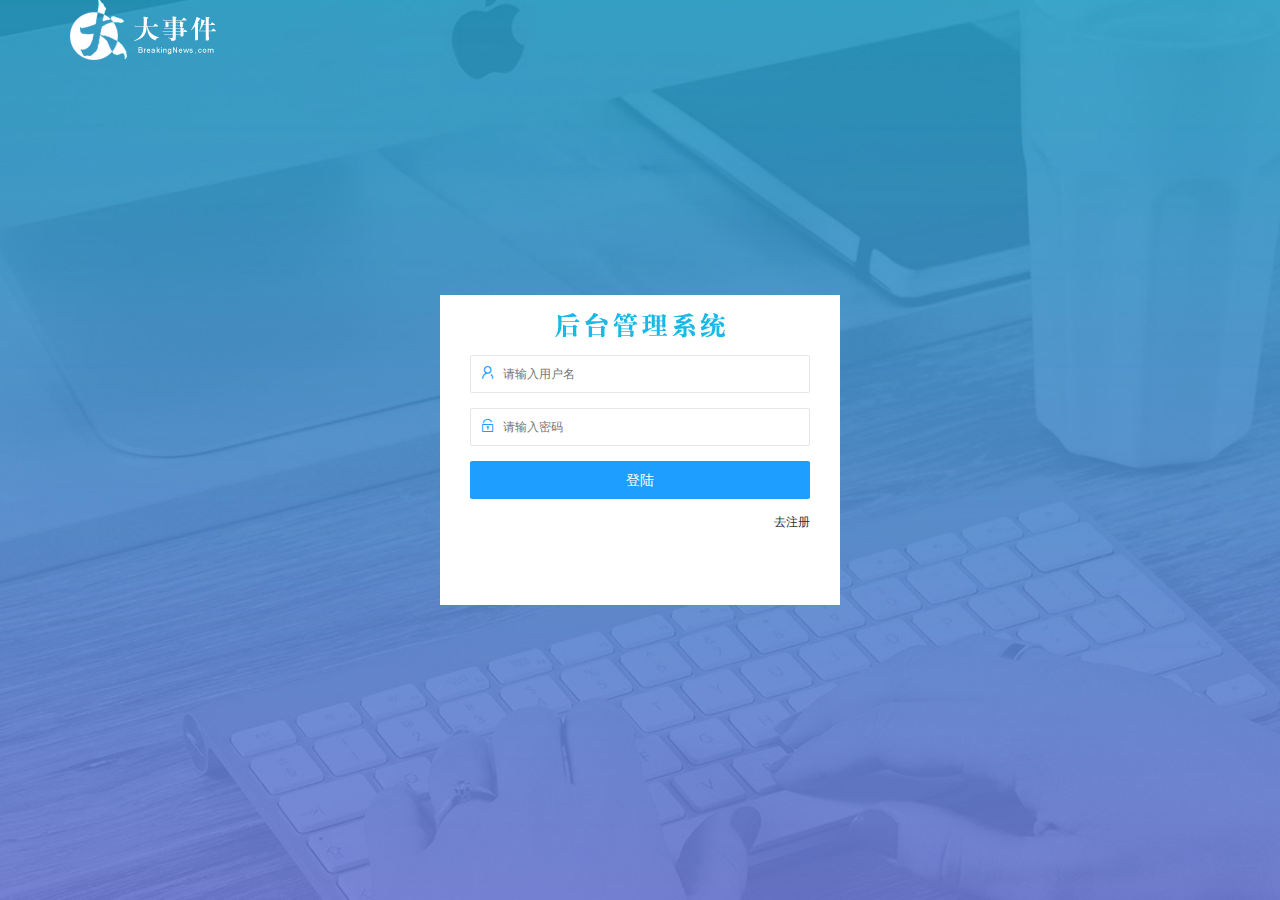
<file: xiangmu/login.html>
<!DOCTYPE html>
<html lang="en">

<head>
  <meta charset="UTF-8">
  <meta http-equiv="X-UA-Compatible" content="IE=edge">
  <meta name="viewport" content="width=device-width, initial-scale=1.0">
  <title>Document</title>
  <link rel="stylesheet" href="assets/lib/layui/css/layui.css">
  <link rel="stylesheet" href="assets/css/login.css">

</head>

<body>
  <!-- 头部区 -->
  <div class="layui-main">
    <img src="/xiangmu/assets/images/logo.png" alt="" />
  </div>
  <!-- 登陆注册区 -->
  <div class="loginAndRegBox">
    <div class="title-box"></div>
    <!-- 登陆div -->
    <div class="login-box">
      <!-- 登陆表单 -->
      <form class="layui-form" id="form_login">
        <!-- 用户名 -->
        <div class="layui-form-item">
          <i class="layui-icon layui-icon-username" style="font-size: 15px; color: #1E9FFF;"></i>
          <input type="text" name="username" required lay-verify="required" placeholder="请输入用户名" autocomplete="off"
            class="layui-input">
        </div>
        <!-- 密码 -->
        <div class="layui-form-item">
          <i class="layui-icon layui-icon-password" style="font-size: 15px; color: #1E9FFF;"></i>
          <input type="password" name="password" required lay-verify="required|pwd" placeholder="请输入密码"
            autocomplete="off" class="layui-input">
        </div>
        <!-- 登录按钮 -->
        <div class="layui-form-item">
          <button class="layui-btn layui-btn-fluid  layui-btn-normal" lay-submit>登陆</button>
        </div>
        <div class="layui-form-item links">
          <a href="javascript:;" id="link_reg">去注册</a>
        </div>
      </form>
    </div>
    <!-- 注册div -->
    <div class="reg-box">
      <form class="layui-form" id="form_reg">
        <div class="layui-form-item">
          <i class="layui-icon layui-icon-username" style="font-size: 15px; color: #1E9FFF;"></i>
          <input type="text" name="username" required lay-verify="required" placeholder="请输入用户名" autocomplete="off"
            class="layui-input">
        </div>
        <!-- 密码 -->
        <div class="layui-form-item">
          <i class="layui-icon layui-icon-password" style="font-size: 15px; color: #1E9FFF;"></i>
          <input type="password" name="password" required lay-verify="required|pwd" placeholder="请输入密码"
            autocomplete="off" class="layui-input">
        </div>
        <!-- 确认密码 -->
        <div class="layui-form-item">
          <i class="layui-icon layui-icon-password" style="font-size: 15px; color: #1E9FFF;"></i>
          <input type="password" name="repassword" required lay-verify="required|repwd" placeholder="请再次输入密码"
            autocomplete="off" class="layui-input">
        </div>
        <div class="layui-form-item">
          <button class="layui-btn layui-btn-fluid  layui-btn-normal" lay-submit>注册</button>
        </div>
        <div class="layui-form-item links">
          <a href="javascript:;" id="link_login">去登陆</a>
        </div>
      </form>
    </div>
  </div>
  <script src="/xiangmu/assets/lib/layui/layui.all.js"></script>
  <script src="/xiangmu/assets/lib/jquery.js"></script>
  <script src="/xiangmu/assets/js/ajax.js"></script>
  <script src="/xiangmu/assets/js/login.js"></script>
</body>

</html>
</file>
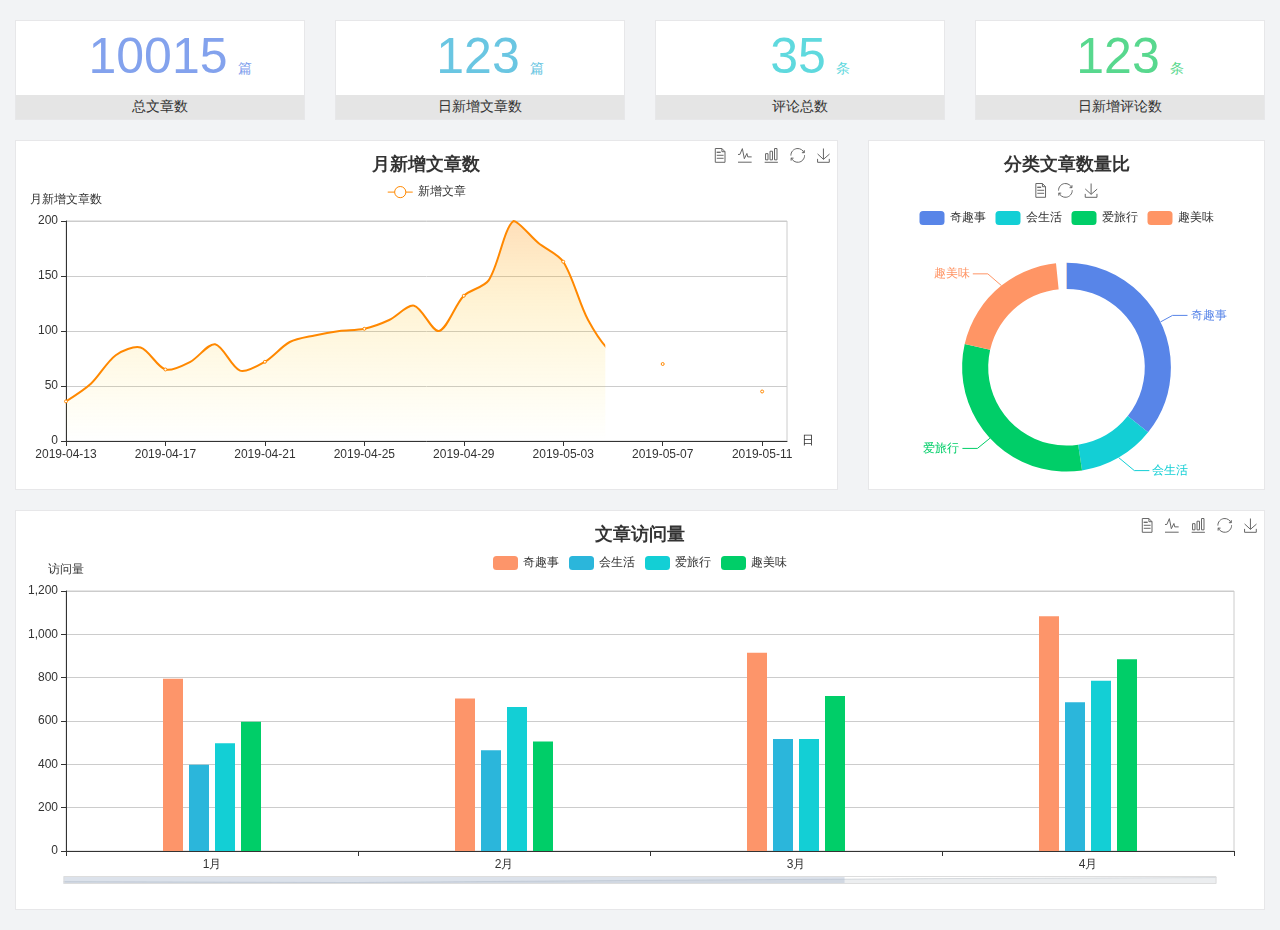
<file: xiangmu/home/dashboard.html>
<!DOCTYPE html>
<html lang="en">

<head>
  <meta charset="UTF-8">
  <meta name="viewport" content="width=device-width, initial-scale=1.0">
  <meta http-equiv="X-UA-Compatible" content="ie=edge">
  <title>图表统计</title>
  <link rel="stylesheet" href="../assets/lib/bootstrap.css" />
  <link rel="stylesheet" href="../assets/lib/main.css" />
  <script src="../assets/lib/jquery.js"></script>
  <script type="text/javascript" src="../assets/lib/echarts.min.js"></script>
</head>

<body>
  <div class="container-fluid">
    <div class="row spannel_list">
      <div class="col-sm-3 col-xs-6">
        <div class="spannel">
          <em>10015</em><span>篇</span>
          <b>总文章数</b>
        </div>
      </div>
      <div class="col-sm-3 col-xs-6">
        <div class="spannel scolor01">
          <em>123</em><span>篇</span>
          <b>日新增文章数</b>
        </div>
      </div>
      <div class="col-sm-3 col-xs-6">
        <div class="spannel scolor02">
          <em>35</em><span>条</span>
          <b>评论总数</b>
        </div>
      </div>
      <div class="col-sm-3 col-xs-6">
        <div class="spannel scolor03">
          <em>123</em><span>条</span>
          <b>日新增评论数</b>
        </div>
      </div>
    </div>
  </div>

  <div class="container-fluid">
    <div class="row curve-pie">
      <div class="col-lg-8 col-md-8">
        <div class="gragh_pannel" id="curve_show"></div>
      </div>
      <div class="col-lg-4 col-md-4">
        <div class="gragh_pannel" id="pie_show"></div>
      </div>
    </div>
  </div>

  <div class="container-fluid">
    <div class="column_pannel" id="column_show"></div>
  </div>

  <script>
    var oChart = echarts.init(document.getElementById('curve_show'));
    var aList_all = [
      { 'count': 36, 'date': '2019-04-13' },
      { 'count': 52, 'date': '2019-04-14' },
      { 'count': 78, 'date': '2019-04-15' },
      { 'count': 85, 'date': '2019-04-16' },
      { 'count': 65, 'date': '2019-04-17' },
      { 'count': 72, 'date': '2019-04-18' },
      { 'count': 88, 'date': '2019-04-19' },
      { 'count': 64, 'date': '2019-04-20' },
      { 'count': 72, 'date': '2019-04-21' },
      { 'count': 90, 'date': '2019-04-22' },
      { 'count': 96, 'date': '2019-04-23' },
      { 'count': 100, 'date': '2019-04-24' },
      { 'count': 102, 'date': '2019-04-25' },
      { 'count': 110, 'date': '2019-04-26' },
      { 'count': 123, 'date': '2019-04-27' },
      { 'count': 100, 'date': '2019-04-28' },
      { 'count': 132, 'date': '2019-04-29' },
      { 'count': 146, 'date': '2019-04-30' },
      { 'count': 200, 'date': '2019-05-01' },
      { 'count': 180, 'date': '2019-05-02' },
      { 'count': 163, 'date': '2019-05-03' },
      { 'count': 110, 'date': '2019-05-04' },
      { 'count': 80, 'date': '2019-05-05' },
      { 'count': 82, 'date': '2019-05-06' },
      { 'count': 70, 'date': '2019-05-07' },
      { 'count': 65, 'date': '2019-05-08' },
      { 'count': 54, 'date': '2019-05-09' },
      { 'count': 40, 'date': '2019-05-10' },
      { 'count': 45, 'date': '2019-05-11' },
      { 'count': 38, 'date': '2019-05-12' },
    ];

    let aCount = [];
    let aDate = [];

    for (var i = 0; i < aList_all.length; i++) {
      aCount.push(aList_all[i].count);
      aDate.push(aList_all[i].date);
    }

    var chartopt = {
      title: {
        text: '月新增文章数',
        left: 'center',
        top: '10'
      },
      tooltip: {
        trigger: 'axis'
      },
      legend: {
        data: ['新增文章'],
        top: '40'
      },
      toolbox: {
        show: true,
        feature: {
          mark: { show: true },
          dataView: { show: true, readOnly: false },
          magicType: { show: true, type: ['line', 'bar'] },
          restore: { show: true },
          saveAsImage: { show: true }
        }
      },
      calculable: true,
      xAxis: [
        {
          name: '日',
          type: 'category',
          boundaryGap: false,
          data: aDate
        }
      ],
      yAxis: [
        {
          name: '月新增文章数',
          type: 'value'
        }
      ],
      series: [
        {
          name: '新增文章',
          type: 'line',
          smooth: true,
          itemStyle: { normal: { areaStyle: { type: 'default' }, color: '#f80' }, lineStyle: { color: '#f80' } },
          data: aCount
        }],
      areaStyle: {
        normal: {
          color: new echarts.graphic.LinearGradient(0, 0, 0, 1, [{
            offset: 0,
            color: 'rgba(255,136,0,0.39)'
          }, {
            offset: .34,
            color: 'rgba(255,180,0,0.25)'
          }, {
            offset: 1,
            color: 'rgba(255,222,0,0.00)'
          }])

        }
      },
      grid: {
        show: true,
        x: 50,
        x2: 50,
        y: 80,
        height: 220
      }
    };

    oChart.setOption(chartopt);


    var oPie = echarts.init(document.getElementById('pie_show'));
    var oPieopt =
    {
      title: {
        top: 10,
        text: '分类文章数量比',
        x: 'center'
      },
      tooltip: {
        trigger: 'item',
        formatter: "{a} <br/>{b} : {c} ({d}%)"
      },
      color: ['#5885e8', '#13cfd5', '#00ce68', '#ff9565'],
      legend: {
        x: 'center',
        top: 65,
        data: ['奇趣事', '会生活', '爱旅行', '趣美味']
      },
      toolbox: {
        show: true,
        x: 'center',
        top: 35,
        feature: {
          mark: { show: true },
          dataView: { show: true, readOnly: false },
          magicType: {
            show: true,
            type: ['pie', 'funnel'],
            option: {
              funnel: {
                x: '25%',
                width: '50%',
                funnelAlign: 'left',
                max: 1548
              }
            }
          },
          restore: { show: true },
          saveAsImage: { show: true }
        }
      },
      calculable: true,
      series: [
        {
          name: '访问来源',
          type: 'pie',
          radius: ['45%', '60%'],
          center: ['50%', '65%'],
          data: [
            { value: 300, name: '奇趣事' },
            { value: 100, name: '会生活' },
            { value: 260, name: '爱旅行' },
            { value: 180, name: '趣美味' }
          ]
        }
      ]
    };
    oPie.setOption(oPieopt);



    var oColumn = this.echarts.init(document.getElementById('column_show'));
    var oColumnopt =
    {
      title: {
        text: '文章访问量',
        left: 'center',
        top: '10'
      },
      tooltip: {
        trigger: 'axis'
      },
      legend: {
        data: ['奇趣事', '会生活', '爱旅行', '趣美味'],
        top: '40'
      },
      toolbox: {
        show: true,
        feature: {
          mark: { show: true },
          dataView: { show: true, readOnly: false },
          magicType: { show: true, type: ['line', 'bar'] },
          restore: { show: true },
          saveAsImage: { show: true }
        }
      },
      calculable: true,
      xAxis: [
        {
          type: 'category',
          data: ['1月', '2月', '3月', '4月', '5月']
        }
      ],
      yAxis: [
        {
          name: '访问量',
          type: 'value'
        }
      ],
      series: [
        {
          name: '奇趣事',
          type: 'bar',
          barWidth: 20,
          itemStyle: {
            normal: { areaStyle: { type: 'default' }, color: '#fd956a' }
          },
          data: [800, 708, 920, 1090, 1200]
        },
        {
          name: '会生活',
          type: 'bar',
          barWidth: 20,
          itemStyle: {
            normal: { areaStyle: { type: 'default' }, color: '#2bb6db' }
          },
          data: [400, 468, 520, 690, 800]
        },
        {
          name: '爱旅行',
          type: 'bar',
          barWidth: 20,
          itemStyle: {
            normal: { areaStyle: { type: 'default' }, color: '#13cfd5' }
          },
          data: [500, 668, 520, 790, 900]
        },
        {
          name: '趣美味',
          type: 'bar',
          barWidth: 20,
          itemStyle: {
            normal: { areaStyle: { type: 'default' }, color: '#00ce68' }
          },
          data: [600, 508, 720, 890, 1000]
        }
      ],
      grid: {
        show: true,
        x: 50,
        x2: 30,
        y: 80,
        height: 260
      },
      dataZoom: [//给x轴设置滚动条
        {
          start: 0,//默认为0
          end: 100 - 1000 / 31,//默认为100
          type: 'slider',
          show: true,
          xAxisIndex: [0],
          handleSize: 0,//滑动条的 左右2个滑动条的大小
          height: 8,//组件高度
          left: 45, //左边的距离
          right: 50,//右边的距离
          bottom: 26,//右边的距离
          handleColor: '#ddd',//h滑动图标的颜色
          handleStyle: {
            borderColor: "#cacaca",
            borderWidth: "1",
            shadowBlur: 2,
            background: "#ddd",
            shadowColor: "#ddd",
          }
        }]
    };
    oColumn.setOption(oColumnopt);
  </script>
</body>

</html>
</file>
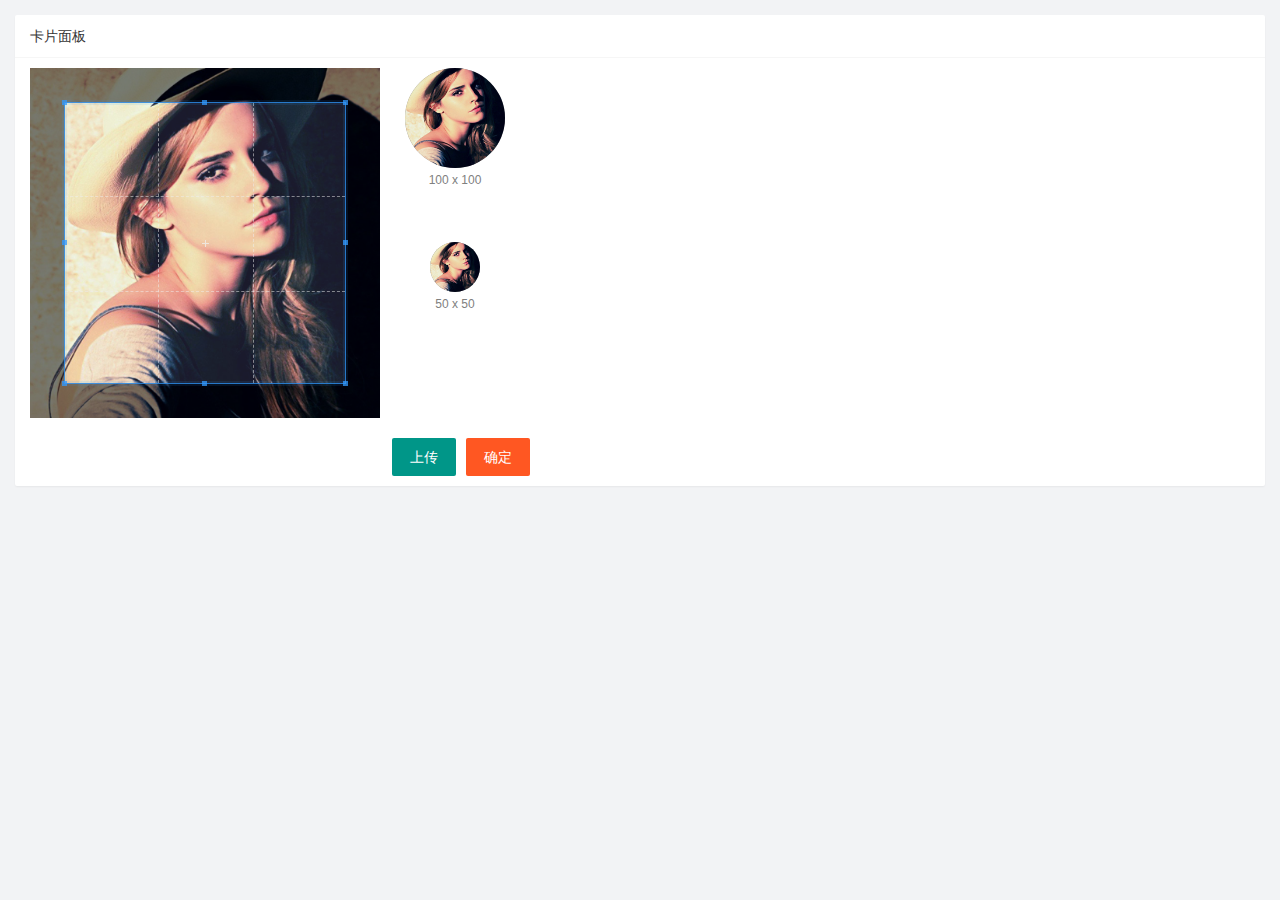
<file: xiangmu/uese/user_avatar.html>
<!DOCTYPE html>
<html lang="en">

<head>
  <meta charset="UTF-8">
  <meta http-equiv="X-UA-Compatible" content="IE=edge">
  <meta name="viewport" content="width=device-width, initial-scale=1.0">
  <title>Document</title>
  <link rel="stylesheet" href="/xiangmu/assets/lib/layui/css/layui.css">
  <link rel="stylesheet" href="/xiangmu/assets/lib/cropper/cropper.css">
  <link rel="stylesheet" href="/xiangmu/assets/css/uesr/user_avatar.css">

</head>

<body>
  <!-- 卡片区域 -->
  <div class="layui-card">
    <div class="layui-card-header">卡片面板</div>
    <div class="layui-card-body">
      <!-- 第一行的图片裁剪和预览区域 -->
      <div class="row1">
        <!-- 图片裁剪区域 -->
        <div class="cropper-box">
          <!-- 这个 img 标签很重要，将来会把它初始化为裁剪区域 -->
          <img id="image" src="/xiangmu/assets/images/sample.jpg" />
        </div>
        <!-- 图片的预览区域 -->
        <div class="preview-box">
          <div>
            <!-- 宽高为 100px 的预览区域 -->
            <div class="img-preview w100"></div>
            <p class="size">100 x 100</p>
          </div>
          <div>
            <!-- 宽高为 50px 的预览区域 -->
            <div class="img-preview w50"></div>
            <p class="size">50 x 50</p>
          </div>
        </div>
      </div>

      <!-- 第二行的按钮区域 -->
      <div class="row2">
        <!-- 通过accept属性可指定选择什么类型图片 -->
        <input type="file" id="file" accept="image/png,image/jpeg" />
        <button type="button" class="layui-btn" id="btnChooseImage">上传</button>
        <button type="button" class="layui-btn layui-btn-danger" id="btnUpload">确定</button>
      </div>
    </div>
  </div>
  <script src="/xiangmu/assets/lib/layui/layui.all.js"></script>
  <script src="/xiangmu/assets/lib/jquery.js"></script>
  <script src="/xiangmu/assets/lib/cropper/Cropper.js"></script>
  <script src="/xiangmu/assets/lib/cropper/jquery-cropper.js"></script>
  <script src="/xiangmu/assets/js/ajax.js"></script>
  <script src="/xiangmu/assets/js/user_avatar.js"></script>
</body>

</html>
</file>
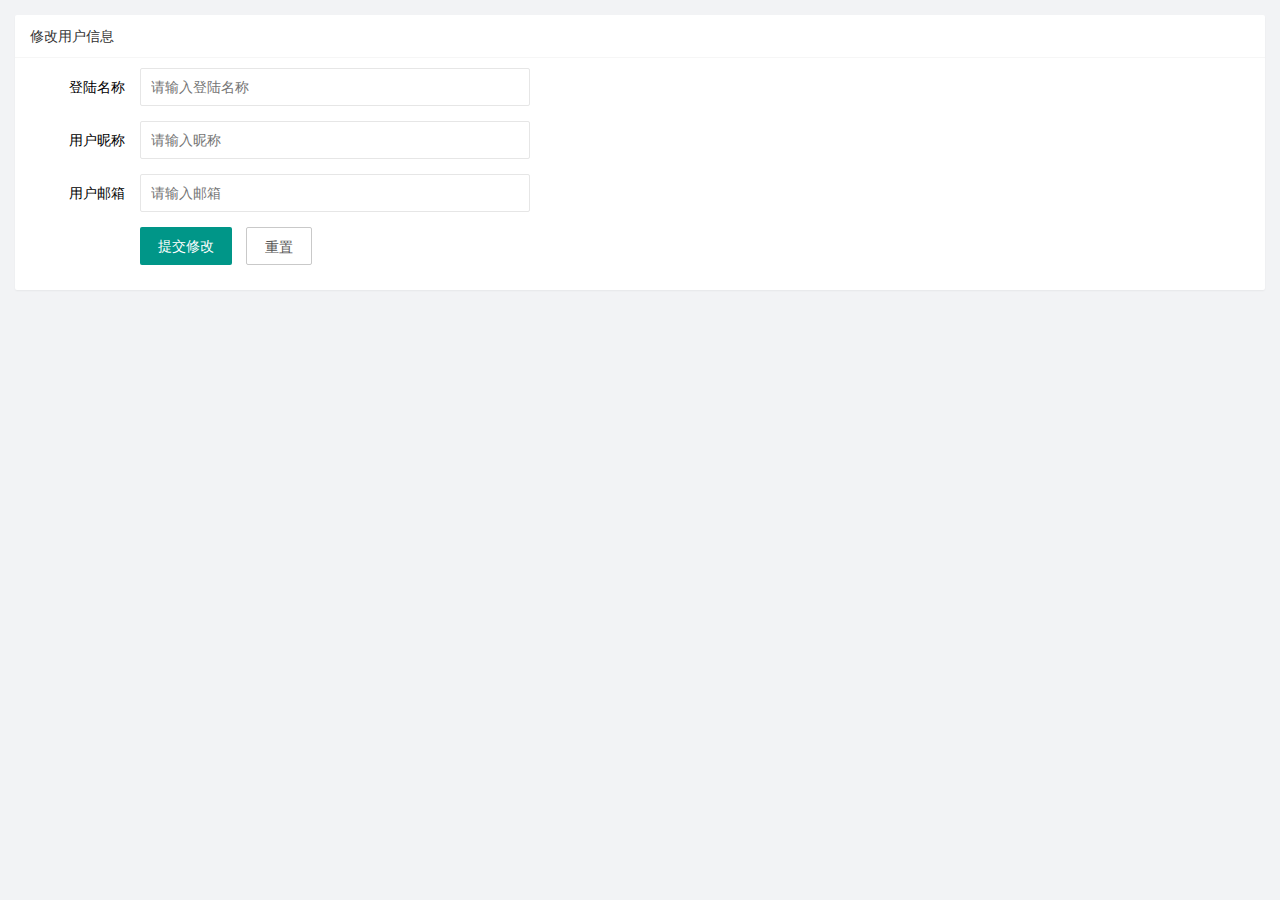
<file: xiangmu/uese/user_info.html>
<!DOCTYPE html>
<html lang="en">

<head>
  <meta charset="UTF-8">
  <meta http-equiv="X-UA-Compatible" content="IE=edge">
  <meta name="viewport" content="width=device-width, initial-scale=1.0">
  <title>Document</title>
  <link rel="stylesheet" href="/xiangmu/assets/lib/layui/css/layui.css">
  <link rel="stylesheet" href="/xiangmu/assets/css/uesr/user_info.css">
</head>

<body>
  <!-- 卡片区域 -->
  <div class="layui-card">
    <div class="layui-card-header">修改用户信息
    </div>
    <div class="layui-card-body">
      <!-- form表单 -->
      <form class="layui-form" lay-filter="formUserInfo">
        <input type="hidden" name="id" />
        <div class="layui-form-item">
          <label class="layui-form-label">登陆名称</label>
          <div class="layui-input-block">
            <input type="text" name="username" required lay-verify="required" placeholder="请输入登陆名称" autocomplete="off"
              class="layui-input" readonly>
          </div>
        </div>
        <div class="layui-form-item">
          <label class="layui-form-label">用户昵称</label>
          <div class="layui-input-block">
            <input type="text" name="nickname" required lay-verify="required|nickname" placeholder="请输入昵称"
              autocomplete="off" class="layui-input">
          </div>
        </div>
        <div class="layui-form-item">
          <label class="layui-form-label">用户邮箱</label>
          <div class="layui-input-block">
            <input type="text" name="email" required lay-verify="required|email" placeholder="请输入邮箱" autocomplete="off"
              class="layui-input">
          </div>
        </div>
        <div class="layui-form-item">
          <div class="layui-input-block">
            <button class="layui-btn" lay-submit lay-filter="formDemo">提交修改</button>
            <button type="reset" class="layui-btn layui-btn-primary" id="btnReset">重置</button>
          </div>
        </div>
      </form>
    </div>
  </div>
  <!-- 导入js文件 -->
  <script src="/xiangmu/assets/lib/layui/layui.all.js"></script>
  <script src="/xiangmu/assets/lib/jquery.js"></script>
  <script src="/xiangmu/assets/js/ajax.js"></script>
  <script src="/xiangmu/assets/js/user_info.js"></script>
</body>

</html>
</file>
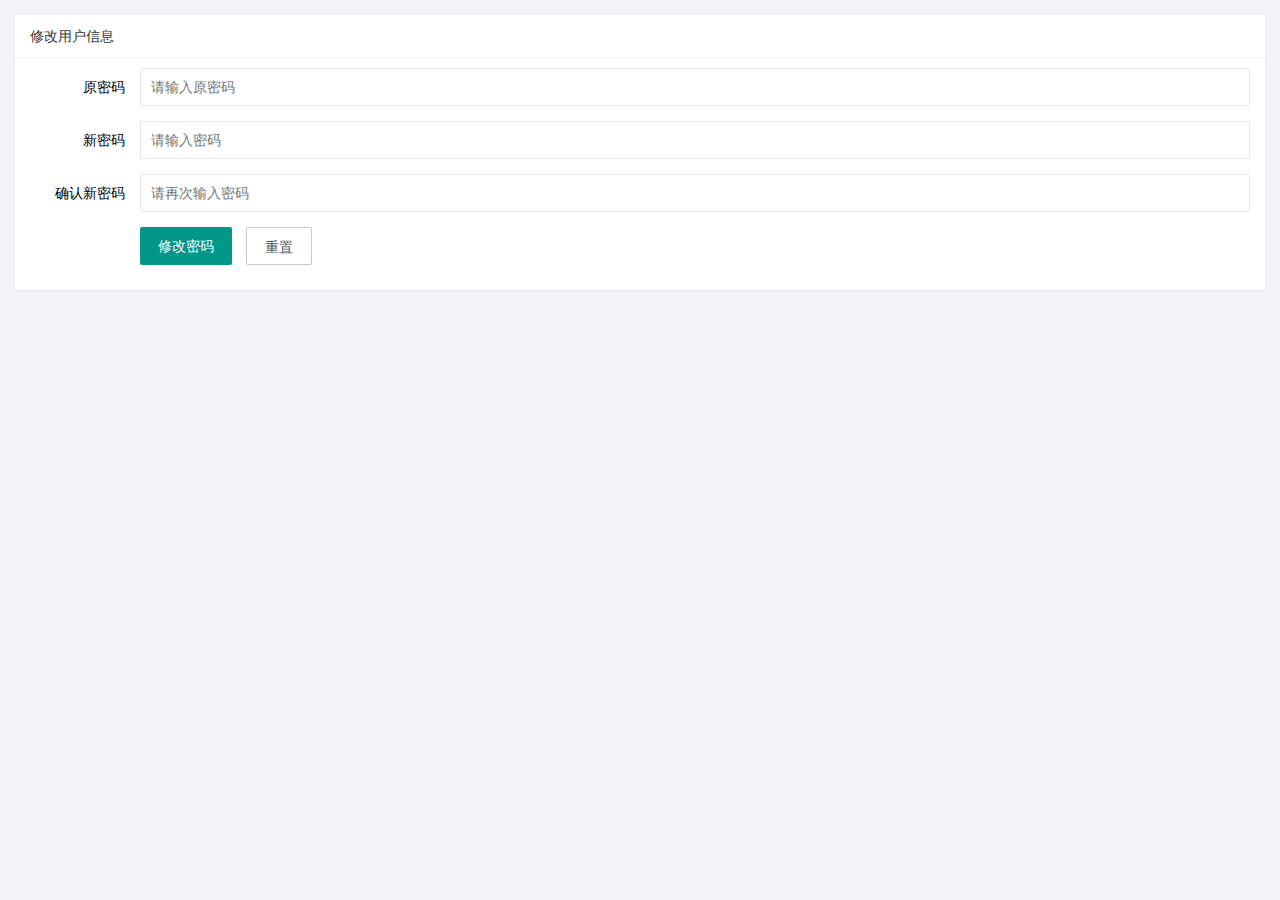
<file: xiangmu/uese/user_pwd.html>
<!DOCTYPE html>
<html lang="en">

<head>
  <meta charset="UTF-8">
  <meta http-equiv="X-UA-Compatible" content="IE=edge">
  <meta name="viewport" content="width=device-width, initial-scale=1.0">
  <title>Document</title>
  <link rel="stylesheet" href="/xiangmu/assets/lib/layui/css/layui.css">
  <link rel="stylesheet" href="/xiangmu/assets/css/uesr/user_pwd.css">
</head>

<body>
  <!-- 卡片区域 -->
  <div class="layui-card">
    <div class="layui-card-header">修改用户信息
    </div>
    <div class="layui-card-body">
      <!-- form表单 -->
      <form class="layui-form" lay-filter="formUserInfo">
        <input type="hidden" name="id" />
        <div class="layui-form-item">
          <label class="layui-form-label">原密码</label>
          <div class="layui-input-block">
            <input type="password" name="oldPwd" required lay-verify="required|pwd" placeholder="请输入原密码"
              autocomplete="off" class="layui-input">
          </div>
        </div>
        <div class="layui-form-item">
          <label class="layui-form-label">新密码</label>
          <div class="layui-input-block">
            <input type="password" name="newPwd" required lay-verify="required|pwd|samePwd" placeholder="请输入密码"
              autocomplete="off" class="layui-input">
          </div>
        </div>
        <div class="layui-form-item">
          <label class="layui-form-label">确认新密码</label>
          <div class="layui-input-block">
            <input type="password" name="rePwd" required lay-verify="required|pwd|rePwd" placeholder="请再次输入密码"
              autocomplete="off" class="layui-input">
          </div>
        </div>
        <div class="layui-form-item">
          <div class="layui-input-block">
            <button class="layui-btn" lay-submit lay-filter="formDemo">修改密码</button>
            <button type="reset" class="layui-btn layui-btn-primary" id="btnReset">重置</button>
          </div>
        </div>
      </form>
    </div>
  </div>
  <!-- 导入js文件 -->
  <script src="/xiangmu/assets/lib/layui/layui.all.js"></script>
  <script src="/xiangmu/assets/lib/jquery.js"></script>
  <script src="/xiangmu/assets/js/ajax.js"></script>
  <script src="/xiangmu/assets/js/user_pwd.js"></script>
</body>

</html>
</file>
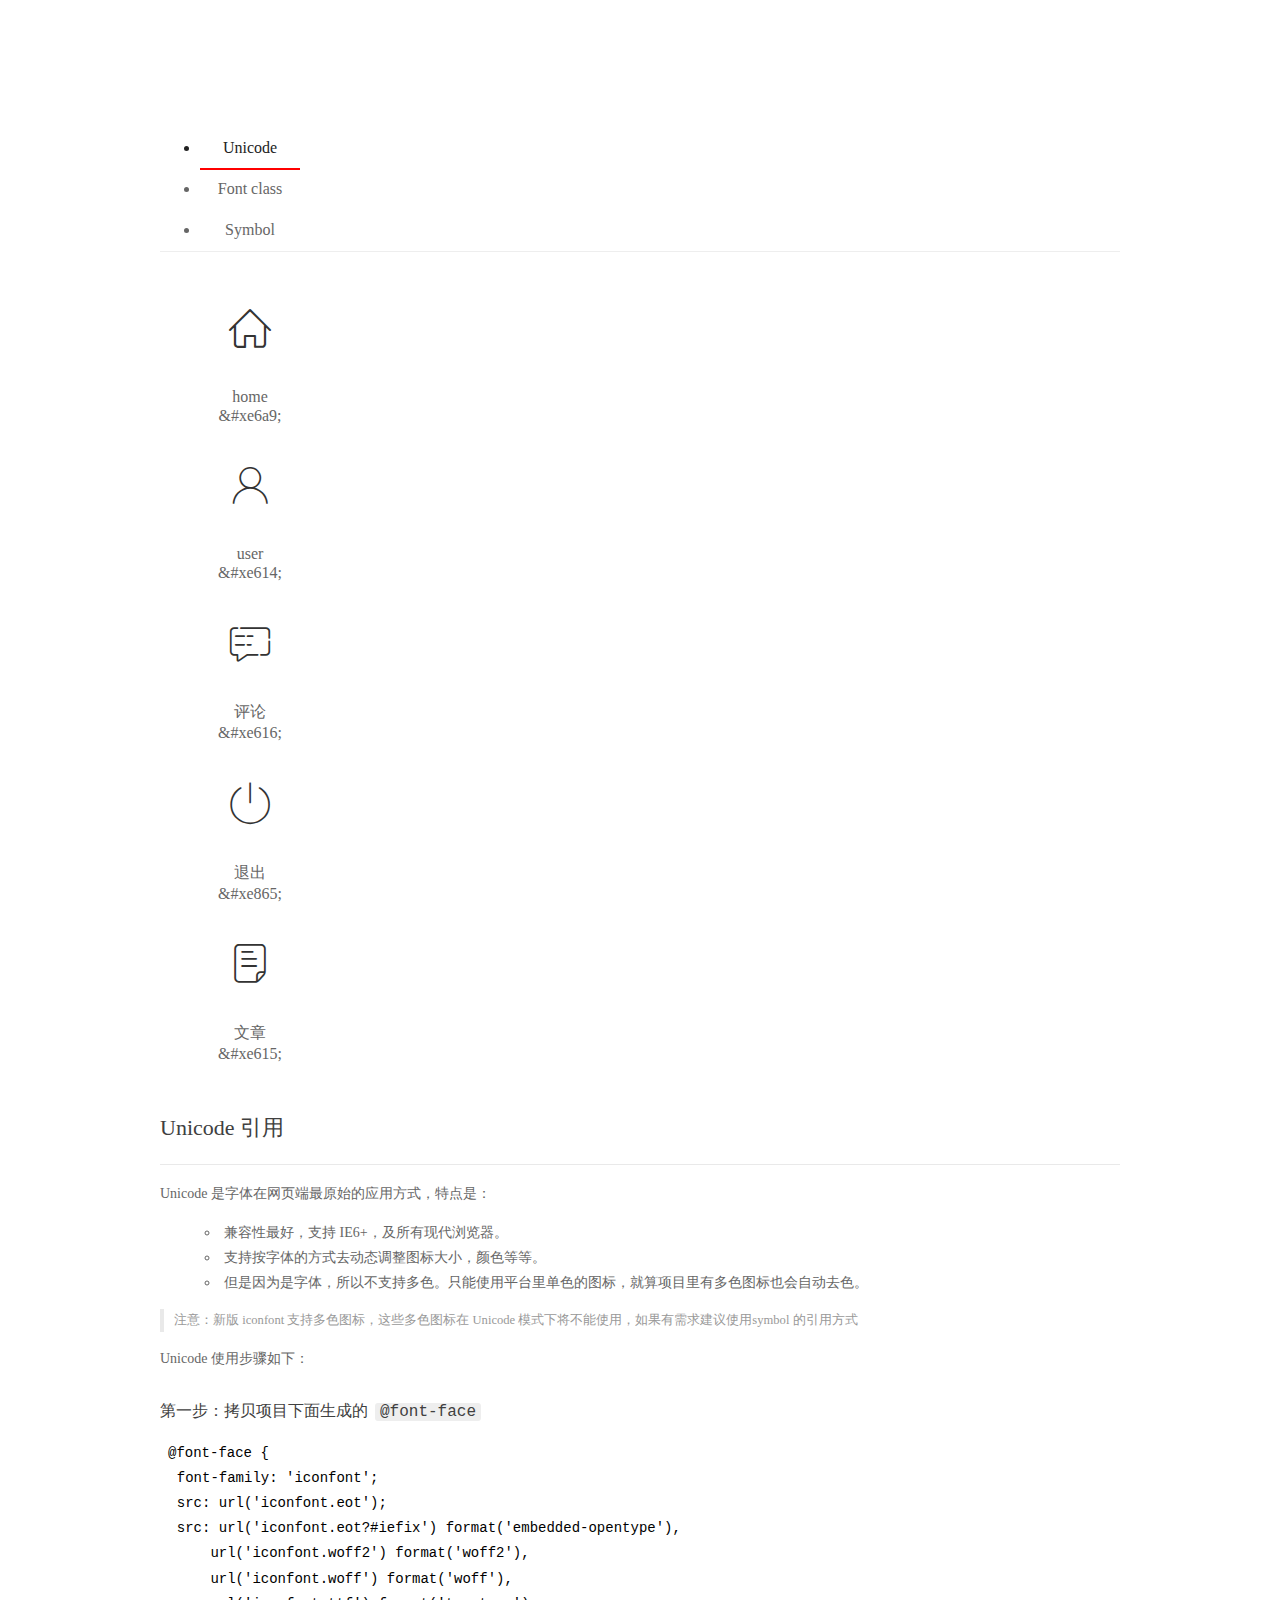
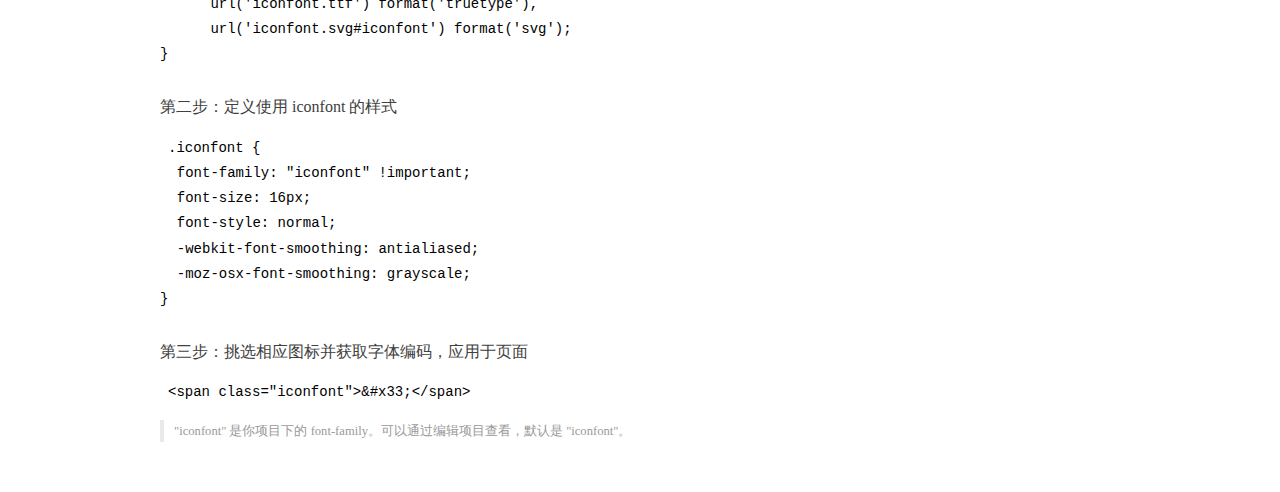
<file: xiangmu/assets/fonts/demo_index.html>
<!DOCTYPE html>
<html>
<head>
  <meta charset="utf-8"/>
  <title>IconFont Demo</title>
  <link rel="shortcut icon" href="https://gtms04.alicdn.com/tps/i4/TB1_oz6GVXXXXaFXpXXJDFnIXXX-64-64.ico" type="image/x-icon"/>
  <link rel="stylesheet" href="https://g.alicdn.com/thx/cube/1.3.2/cube.min.css">
  <link rel="stylesheet" href="demo.css">
  <link rel="stylesheet" href="iconfont.css">
  <script src="iconfont.js"></script>
  <!-- jQuery -->
  <script src="https://a1.alicdn.com/oss/uploads/2018/12/26/7bfddb60-08e8-11e9-9b04-53e73bb6408b.js"></script>
  <!-- 代码高亮 -->
  <script src="https://a1.alicdn.com/oss/uploads/2018/12/26/a3f714d0-08e6-11e9-8a15-ebf944d7534c.js"></script>
</head>
<body>
  <div class="main">
    <h1 class="logo"><a href="https://www.iconfont.cn/" title="iconfont 首页" target="_blank">&#xe86b;</a></h1>
    <div class="nav-tabs">
      <ul id="tabs" class="dib-box">
        <li class="dib active"><span>Unicode</span></li>
        <li class="dib"><span>Font class</span></li>
        <li class="dib"><span>Symbol</span></li>
      </ul>
      
    </div>
    <div class="tab-container">
      <div class="content unicode" style="display: block;">
          <ul class="icon_lists dib-box">
          
            <li class="dib">
              <span class="icon iconfont">&#xe6a9;</span>
                <div class="name">home</div>
                <div class="code-name">&amp;#xe6a9;</div>
              </li>
          
            <li class="dib">
              <span class="icon iconfont">&#xe614;</span>
                <div class="name">user</div>
                <div class="code-name">&amp;#xe614;</div>
              </li>
          
            <li class="dib">
              <span class="icon iconfont">&#xe616;</span>
                <div class="name">评论</div>
                <div class="code-name">&amp;#xe616;</div>
              </li>
          
            <li class="dib">
              <span class="icon iconfont">&#xe865;</span>
                <div class="name">退出</div>
                <div class="code-name">&amp;#xe865;</div>
              </li>
          
            <li class="dib">
              <span class="icon iconfont">&#xe615;</span>
                <div class="name">文章</div>
                <div class="code-name">&amp;#xe615;</div>
              </li>
          
          </ul>
          <div class="article markdown">
          <h2 id="unicode-">Unicode 引用</h2>
          <hr>

          <p>Unicode 是字体在网页端最原始的应用方式，特点是：</p>
          <ul>
            <li>兼容性最好，支持 IE6+，及所有现代浏览器。</li>
            <li>支持按字体的方式去动态调整图标大小，颜色等等。</li>
            <li>但是因为是字体，所以不支持多色。只能使用平台里单色的图标，就算项目里有多色图标也会自动去色。</li>
          </ul>
          <blockquote>
            <p>注意：新版 iconfont 支持多色图标，这些多色图标在 Unicode 模式下将不能使用，如果有需求建议使用symbol 的引用方式</p>
          </blockquote>
          <p>Unicode 使用步骤如下：</p>
          <h3 id="-font-face">第一步：拷贝项目下面生成的 <code>@font-face</code></h3>
<pre><code class="language-css"
>@font-face {
  font-family: 'iconfont';
  src: url('iconfont.eot');
  src: url('iconfont.eot?#iefix') format('embedded-opentype'),
      url('iconfont.woff2') format('woff2'),
      url('iconfont.woff') format('woff'),
      url('iconfont.ttf') format('truetype'),
      url('iconfont.svg#iconfont') format('svg');
}
</code></pre>
          <h3 id="-iconfont-">第二步：定义使用 iconfont 的样式</h3>
<pre><code class="language-css"
>.iconfont {
  font-family: "iconfont" !important;
  font-size: 16px;
  font-style: normal;
  -webkit-font-smoothing: antialiased;
  -moz-osx-font-smoothing: grayscale;
}
</code></pre>
          <h3 id="-">第三步：挑选相应图标并获取字体编码，应用于页面</h3>
<pre>
<code class="language-html"
>&lt;span class="iconfont"&gt;&amp;#x33;&lt;/span&gt;
</code></pre>
          <blockquote>
            <p>"iconfont" 是你项目下的 font-family。可以通过编辑项目查看，默认是 "iconfont"。</p>
          </blockquote>
          </div>
      </div>
      <div class="content font-class">
        <ul class="icon_lists dib-box">
          
          <li class="dib">
            <span class="icon iconfont icon-home"></span>
            <div class="name">
              home
            </div>
            <div class="code-name">.icon-home
            </div>
          </li>
          
          <li class="dib">
            <span class="icon iconfont icon-user"></span>
            <div class="name">
              user
            </div>
            <div class="code-name">.icon-user
            </div>
          </li>
          
          <li class="dib">
            <span class="icon iconfont icon-pinglun"></span>
            <div class="name">
              评论
            </div>
            <div class="code-name">.icon-pinglun
            </div>
          </li>
          
          <li class="dib">
            <span class="icon iconfont icon-tuichu"></span>
            <div class="name">
              退出
            </div>
            <div class="code-name">.icon-tuichu
            </div>
          </li>
          
          <li class="dib">
            <span class="icon iconfont icon-16"></span>
            <div class="name">
              文章
            </div>
            <div class="code-name">.icon-16
            </div>
          </li>
          
        </ul>
        <div class="article markdown">
        <h2 id="font-class-">font-class 引用</h2>
        <hr>

        <p>font-class 是 Unicode 使用方式的一种变种，主要是解决 Unicode 书写不直观，语意不明确的问题。</p>
        <p>与 Unicode 使用方式相比，具有如下特点：</p>
        <ul>
          <li>兼容性良好，支持 IE8+，及所有现代浏览器。</li>
          <li>相比于 Unicode 语意明确，书写更直观。可以很容易分辨这个 icon 是什么。</li>
          <li>因为使用 class 来定义图标，所以当要替换图标时，只需要修改 class 里面的 Unicode 引用。</li>
          <li>不过因为本质上还是使用的字体，所以多色图标还是不支持的。</li>
        </ul>
        <p>使用步骤如下：</p>
        <h3 id="-fontclass-">第一步：引入项目下面生成的 fontclass 代码：</h3>
<pre><code class="language-html">&lt;link rel="stylesheet" href="./iconfont.css"&gt;
</code></pre>
        <h3 id="-">第二步：挑选相应图标并获取类名，应用于页面：</h3>
<pre><code class="language-html">&lt;span class="iconfont icon-xxx"&gt;&lt;/span&gt;
</code></pre>
        <blockquote>
          <p>"
            iconfont" 是你项目下的 font-family。可以通过编辑项目查看，默认是 "iconfont"。</p>
        </blockquote>
      </div>
      </div>
      <div class="content symbol">
          <ul class="icon_lists dib-box">
          
            <li class="dib">
                <svg class="icon svg-icon" aria-hidden="true">
                  <use xlink:href="#icon-home"></use>
                </svg>
                <div class="name">home</div>
                <div class="code-name">#icon-home</div>
            </li>
          
            <li class="dib">
                <svg class="icon svg-icon" aria-hidden="true">
                  <use xlink:href="#icon-user"></use>
                </svg>
                <div class="name">user</div>
                <div class="code-name">#icon-user</div>
            </li>
          
            <li class="dib">
                <svg class="icon svg-icon" aria-hidden="true">
                  <use xlink:href="#icon-pinglun"></use>
                </svg>
                <div class="name">评论</div>
                <div class="code-name">#icon-pinglun</div>
            </li>
          
            <li class="dib">
                <svg class="icon svg-icon" aria-hidden="true">
                  <use xlink:href="#icon-tuichu"></use>
                </svg>
                <div class="name">退出</div>
                <div class="code-name">#icon-tuichu</div>
            </li>
          
            <li class="dib">
                <svg class="icon svg-icon" aria-hidden="true">
                  <use xlink:href="#icon-16"></use>
                </svg>
                <div class="name">文章</div>
                <div class="code-name">#icon-16</div>
            </li>
          
          </ul>
          <div class="article markdown">
          <h2 id="symbol-">Symbol 引用</h2>
          <hr>

          <p>这是一种全新的使用方式，应该说这才是未来的主流，也是平台目前推荐的用法。相关介绍可以参考这篇<a href="">文章</a>
            这种用法其实是做了一个 SVG 的集合，与另外两种相比具有如下特点：</p>
          <ul>
            <li>支持多色图标了，不再受单色限制。</li>
            <li>通过一些技巧，支持像字体那样，通过 <code>font-size</code>, <code>color</code> 来调整样式。</li>
            <li>兼容性较差，支持 IE9+，及现代浏览器。</li>
            <li>浏览器渲染 SVG 的性能一般，还不如 png。</li>
          </ul>
          <p>使用步骤如下：</p>
          <h3 id="-symbol-">第一步：引入项目下面生成的 symbol 代码：</h3>
<pre><code class="language-html">&lt;script src="./iconfont.js"&gt;&lt;/script&gt;
</code></pre>
          <h3 id="-css-">第二步：加入通用 CSS 代码（引入一次就行）：</h3>
<pre><code class="language-html">&lt;style&gt;
.icon {
  width: 1em;
  height: 1em;
  vertical-align: -0.15em;
  fill: currentColor;
  overflow: hidden;
}
&lt;/style&gt;
</code></pre>
          <h3 id="-">第三步：挑选相应图标并获取类名，应用于页面：</h3>
<pre><code class="language-html">&lt;svg class="icon" aria-hidden="true"&gt;
  &lt;use xlink:href="#icon-xxx"&gt;&lt;/use&gt;
&lt;/svg&gt;
</code></pre>
          </div>
      </div>

    </div>
  </div>
  <script>
  $(document).ready(function () {
      $('.tab-container .content:first').show()

      $('#tabs li').click(function (e) {
        var tabContent = $('.tab-container .content')
        var index = $(this).index()

        if ($(this).hasClass('active')) {
          return
        } else {
          $('#tabs li').removeClass('active')
          $(this).addClass('active')

          tabContent.hide().eq(index).fadeIn()
        }
      })
    })
  </script>
</body>
</html>
</file>
<file: xiangmu/assets/lib/layui/css/layui.css>
/** layui-v2.5.5 MIT License By https://www.layui.com */
 .layui-inline,img{display:inline-block;vertical-align:middle}h1,h2,h3,h4,h5,h6{font-weight:400}.layui-edge,.layui-header,.layui-inline,.layui-main{position:relative}.layui-body,.layui-edge,.layui-elip{overflow:hidden}.layui-btn,.layui-edge,.layui-inline,img{vertical-align:middle}.layui-btn,.layui-disabled,.layui-icon,.layui-unselect{-moz-user-select:none;-webkit-user-select:none;-ms-user-select:none}.layui-elip,.layui-form-checkbox span,.layui-form-pane .layui-form-label{text-overflow:ellipsis;white-space:nowrap}.layui-breadcrumb,.layui-tree-btnGroup{visibility:hidden}blockquote,body,button,dd,div,dl,dt,form,h1,h2,h3,h4,h5,h6,input,li,ol,p,pre,td,textarea,th,ul{margin:0;padding:0;-webkit-tap-highlight-color:rgba(0,0,0,0)}a:active,a:hover{outline:0}img{border:none}li{list-style:none}table{border-collapse:collapse;border-spacing:0}h4,h5,h6{font-size:100%}button,input,optgroup,option,select,textarea{font-family:inherit;font-size:inherit;font-style:inherit;font-weight:inherit;outline:0}pre{white-space:pre-wrap;white-space:-moz-pre-wrap;white-space:-pre-wrap;white-space:-o-pre-wrap;word-wrap:break-word}body{line-height:24px;font:14px Helvetica Neue,Helvetica,PingFang SC,Tahoma,Arial,sans-serif}hr{height:1px;margin:10px 0;border:0;clear:both}a{color:#333;text-decoration:none}a:hover{color:#777}a cite{font-style:normal;*cursor:pointer}.layui-border-box,.layui-border-box *{box-sizing:border-box}.layui-box,.layui-box *{box-sizing:content-box}.layui-clear{clear:both;*zoom:1}.layui-clear:after{content:'\20';clear:both;*zoom:1;display:block;height:0}.layui-inline{*display:inline;*zoom:1}.layui-edge{display:inline-block;width:0;height:0;border-width:6px;border-style:dashed;border-color:transparent}.layui-edge-top{top:-4px;border-bottom-color:#999;border-bottom-style:solid}.layui-edge-right{border-left-color:#999;border-left-style:solid}.layui-edge-bottom{top:2px;border-top-color:#999;border-top-style:solid}.layui-edge-left{border-right-color:#999;border-right-style:solid}.layui-disabled,.layui-disabled:hover{color:#d2d2d2!important;cursor:not-allowed!important}.layui-circle{border-radius:100%}.layui-show{display:block!important}.layui-hide{display:none!important}@font-face{font-family:layui-icon;src:url(../font/iconfont.eot?v=250);src:url(../font/iconfont.eot?v=250#iefix) format('embedded-opentype'),url(../font/iconfont.woff2?v=250) format('woff2'),url(../font/iconfont.woff?v=250) format('woff'),url(../font/iconfont.ttf?v=250) format('truetype'),url(../font/iconfont.svg?v=250#layui-icon) format('svg')}.layui-icon{font-family:layui-icon!important;font-size:16px;font-style:normal;-webkit-font-smoothing:antialiased;-moz-osx-font-smoothing:grayscale}.layui-icon-reply-fill:before{content:"\e611"}.layui-icon-set-fill:before{content:"\e614"}.layui-icon-menu-fill:before{content:"\e60f"}.layui-icon-search:before{content:"\e615"}.layui-icon-share:before{content:"\e641"}.layui-icon-set-sm:before{content:"\e620"}.layui-icon-engine:before{content:"\e628"}.layui-icon-close:before{content:"\1006"}.layui-icon-close-fill:before{content:"\1007"}.layui-icon-chart-screen:before{content:"\e629"}.layui-icon-star:before{content:"\e600"}.layui-icon-circle-dot:before{content:"\e617"}.layui-icon-chat:before{content:"\e606"}.layui-icon-release:before{content:"\e609"}.layui-icon-list:before{content:"\e60a"}.layui-icon-chart:before{content:"\e62c"}.layui-icon-ok-circle:before{content:"\1005"}.layui-icon-layim-theme:before{content:"\e61b"}.layui-icon-table:before{content:"\e62d"}.layui-icon-right:before{content:"\e602"}.layui-icon-left:before{content:"\e603"}.layui-icon-cart-simple:before{content:"\e698"}.layui-icon-face-cry:before{content:"\e69c"}.layui-icon-face-smile:before{content:"\e6af"}.layui-icon-survey:before{content:"\e6b2"}.layui-icon-tree:before{content:"\e62e"}.layui-icon-upload-circle:before{content:"\e62f"}.layui-icon-add-circle:before{content:"\e61f"}.layui-icon-download-circle:before{content:"\e601"}.layui-icon-templeate-1:before{content:"\e630"}.layui-icon-util:before{content:"\e631"}.layui-icon-face-surprised:before{content:"\e664"}.layui-icon-edit:before{content:"\e642"}.layui-icon-speaker:before{content:"\e645"}.layui-icon-down:before{content:"\e61a"}.layui-icon-file:before{content:"\e621"}.layui-icon-layouts:before{content:"\e632"}.layui-icon-rate-half:before{content:"\e6c9"}.layui-icon-add-circle-fine:before{content:"\e608"}.layui-icon-prev-circle:before{content:"\e633"}.layui-icon-read:before{content:"\e705"}.layui-icon-404:before{content:"\e61c"}.layui-icon-carousel:before{content:"\e634"}.layui-icon-help:before{content:"\e607"}.layui-icon-code-circle:before{content:"\e635"}.layui-icon-water:before{content:"\e636"}.layui-icon-username:before{content:"\e66f"}.layui-icon-find-fill:before{content:"\e670"}.layui-icon-about:before{content:"\e60b"}.layui-icon-location:before{content:"\e715"}.layui-icon-up:before{content:"\e619"}.layui-icon-pause:before{content:"\e651"}.layui-icon-date:before{content:"\e637"}.layui-icon-layim-uploadfile:before{content:"\e61d"}.layui-icon-delete:before{content:"\e640"}.layui-icon-play:before{content:"\e652"}.layui-icon-top:before{content:"\e604"}.layui-icon-friends:before{content:"\e612"}.layui-icon-refresh-3:before{content:"\e9aa"}.layui-icon-ok:before{content:"\e605"}.layui-icon-layer:before{content:"\e638"}.layui-icon-face-smile-fine:before{content:"\e60c"}.layui-icon-dollar:before{content:"\e659"}.layui-icon-group:before{content:"\e613"}.layui-icon-layim-download:before{content:"\e61e"}.layui-icon-picture-fine:before{content:"\e60d"}.layui-icon-link:before{content:"\e64c"}.layui-icon-diamond:before{content:"\e735"}.layui-icon-log:before{content:"\e60e"}.layui-icon-rate-solid:before{content:"\e67a"}.layui-icon-fonts-del:before{content:"\e64f"}.layui-icon-unlink:before{content:"\e64d"}.layui-icon-fonts-clear:before{content:"\e639"}.layui-icon-triangle-r:before{content:"\e623"}.layui-icon-circle:before{content:"\e63f"}.layui-icon-radio:before{content:"\e643"}.layui-icon-align-center:before{content:"\e647"}.layui-icon-align-right:before{content:"\e648"}.layui-icon-align-left:before{content:"\e649"}.layui-icon-loading-1:before{content:"\e63e"}.layui-icon-return:before{content:"\e65c"}.layui-icon-fonts-strong:before{content:"\e62b"}.layui-icon-upload:before{content:"\e67c"}.layui-icon-dialogue:before{content:"\e63a"}.layui-icon-video:before{content:"\e6ed"}.layui-icon-headset:before{content:"\e6fc"}.layui-icon-cellphone-fine:before{content:"\e63b"}.layui-icon-add-1:before{content:"\e654"}.layui-icon-face-smile-b:before{content:"\e650"}.layui-icon-fonts-html:before{content:"\e64b"}.layui-icon-form:before{content:"\e63c"}.layui-icon-cart:before{content:"\e657"}.layui-icon-camera-fill:before{content:"\e65d"}.layui-icon-tabs:before{content:"\e62a"}.layui-icon-fonts-code:before{content:"\e64e"}.layui-icon-fire:before{content:"\e756"}.layui-icon-set:before{content:"\e716"}.layui-icon-fonts-u:before{content:"\e646"}.layui-icon-triangle-d:before{content:"\e625"}.layui-icon-tips:before{content:"\e702"}.layui-icon-picture:before{content:"\e64a"}.layui-icon-more-vertical:before{content:"\e671"}.layui-icon-flag:before{content:"\e66c"}.layui-icon-loading:before{content:"\e63d"}.layui-icon-fonts-i:before{content:"\e644"}.layui-icon-refresh-1:before{content:"\e666"}.layui-icon-rmb:before{content:"\e65e"}.layui-icon-home:before{content:"\e68e"}.layui-icon-user:before{content:"\e770"}.layui-icon-notice:before{content:"\e667"}.layui-icon-login-weibo:before{content:"\e675"}.layui-icon-voice:before{content:"\e688"}.layui-icon-upload-drag:before{content:"\e681"}.layui-icon-login-qq:before{content:"\e676"}.layui-icon-snowflake:before{content:"\e6b1"}.layui-icon-file-b:before{content:"\e655"}.layui-icon-template:before{content:"\e663"}.layui-icon-auz:before{content:"\e672"}.layui-icon-console:before{content:"\e665"}.layui-icon-app:before{content:"\e653"}.layui-icon-prev:before{content:"\e65a"}.layui-icon-website:before{content:"\e7ae"}.layui-icon-next:before{content:"\e65b"}.layui-icon-component:before{content:"\e857"}.layui-icon-more:before{content:"\e65f"}.layui-icon-login-wechat:before{content:"\e677"}.layui-icon-shrink-right:before{content:"\e668"}.layui-icon-spread-left:before{content:"\e66b"}.layui-icon-camera:before{content:"\e660"}.layui-icon-note:before{content:"\e66e"}.layui-icon-refresh:before{content:"\e669"}.layui-icon-female:before{content:"\e661"}.layui-icon-male:before{content:"\e662"}.layui-icon-password:before{content:"\e673"}.layui-icon-senior:before{content:"\e674"}.layui-icon-theme:before{content:"\e66a"}.layui-icon-tread:before{content:"\e6c5"}.layui-icon-praise:before{content:"\e6c6"}.layui-icon-star-fill:before{content:"\e658"}.layui-icon-rate:before{content:"\e67b"}.layui-icon-template-1:before{content:"\e656"}.layui-icon-vercode:before{content:"\e679"}.layui-icon-cellphone:before{content:"\e678"}.layui-icon-screen-full:before{content:"\e622"}.layui-icon-screen-restore:before{content:"\e758"}.layui-icon-cols:before{content:"\e610"}.layui-icon-export:before{content:"\e67d"}.layui-icon-print:before{content:"\e66d"}.layui-icon-slider:before{content:"\e714"}.layui-icon-addition:before{content:"\e624"}.layui-icon-subtraction:before{content:"\e67e"}.layui-icon-service:before{content:"\e626"}.layui-icon-transfer:before{content:"\e691"}.layui-main{width:1140px;margin:0 auto}.layui-header{z-index:1000;height:60px}.layui-header a:hover{transition:all .5s;-webkit-transition:all .5s}.layui-side{position:fixed;left:0;top:0;bottom:0;z-index:999;width:200px;overflow-x:hidden}.layui-side-scroll{position:relative;width:220px;height:100%;overflow-x:hidden}.layui-body{position:absolute;left:200px;right:0;top:0;bottom:0;z-index:998;width:auto;overflow-y:auto;box-sizing:border-box}.layui-layout-body{overflow:hidden}.layui-layout-admin .layui-header{background-color:#23262E}.layui-layout-admin .layui-side{top:60px;width:200px;overflow-x:hidden}.layui-layout-admin .layui-body{position:fixed;top:60px;bottom:44px}.layui-layout-admin .layui-main{width:auto;margin:0 15px}.layui-layout-admin .layui-footer{position:fixed;left:200px;right:0;bottom:0;height:44px;line-height:44px;padding:0 15px;background-color:#eee}.layui-layout-admin .layui-logo{position:absolute;left:0;top:0;width:200px;height:100%;line-height:60px;text-align:center;color:#009688;font-size:16px}.layui-layout-admin .layui-header .layui-nav{background:0 0}.layui-layout-left{position:absolute!important;left:200px;top:0}.layui-layout-right{position:absolute!important;right:0;top:0}.layui-container{position:relative;margin:0 auto;padding:0 15px;box-sizing:border-box}.layui-fluid{position:relative;margin:0 auto;padding:0 15px}.layui-row:after,.layui-row:before{content:'';display:block;clear:both}.layui-col-lg1,.layui-col-lg10,.layui-col-lg11,.layui-col-lg12,.layui-col-lg2,.layui-col-lg3,.layui-col-lg4,.layui-col-lg5,.layui-col-lg6,.layui-col-lg7,.layui-col-lg8,.layui-col-lg9,.layui-col-md1,.layui-col-md10,.layui-col-md11,.layui-col-md12,.layui-col-md2,.layui-col-md3,.layui-col-md4,.layui-col-md5,.layui-col-md6,.layui-col-md7,.layui-col-md8,.layui-col-md9,.layui-col-sm1,.layui-col-sm10,.layui-col-sm11,.layui-col-sm12,.layui-col-sm2,.layui-col-sm3,.layui-col-sm4,.layui-col-sm5,.layui-col-sm6,.layui-col-sm7,.layui-col-sm8,.layui-col-sm9,.layui-col-xs1,.layui-col-xs10,.layui-col-xs11,.layui-col-xs12,.layui-col-xs2,.layui-col-xs3,.layui-col-xs4,.layui-col-xs5,.layui-col-xs6,.layui-col-xs7,.layui-col-xs8,.layui-col-xs9{position:relative;display:block;box-sizing:border-box}.layui-col-xs1,.layui-col-xs10,.layui-col-xs11,.layui-col-xs12,.layui-col-xs2,.layui-col-xs3,.layui-col-xs4,.layui-col-xs5,.layui-col-xs6,.layui-col-xs7,.layui-col-xs8,.layui-col-xs9{float:left}.layui-col-xs1{width:8.33333333%}.layui-col-xs2{width:16.66666667%}.layui-col-xs3{width:25%}.layui-col-xs4{width:33.33333333%}.layui-col-xs5{width:41.66666667%}.layui-col-xs6{width:50%}.layui-col-xs7{width:58.33333333%}.layui-col-xs8{width:66.66666667%}.layui-col-xs9{width:75%}.layui-col-xs10{width:83.33333333%}.layui-col-xs11{width:91.66666667%}.layui-col-xs12{width:100%}.layui-col-xs-offset1{margin-left:8.33333333%}.layui-col-xs-offset2{margin-left:16.66666667%}.layui-col-xs-offset3{margin-left:25%}.layui-col-xs-offset4{margin-left:33.33333333%}.layui-col-xs-offset5{margin-left:41.66666667%}.layui-col-xs-offset6{margin-left:50%}.layui-col-xs-offset7{margin-left:58.33333333%}.layui-col-xs-offset8{margin-left:66.66666667%}.layui-col-xs-offset9{margin-left:75%}.layui-col-xs-offset10{margin-left:83.33333333%}.layui-col-xs-offset11{margin-left:91.66666667%}.layui-col-xs-offset12{margin-left:100%}@media screen and (max-width:768px){.layui-hide-xs{display:none!important}.layui-show-xs-block{display:block!important}.layui-show-xs-inline{display:inline!important}.layui-show-xs-inline-block{display:inline-block!important}}@media screen and (min-width:768px){.layui-container{width:750px}.layui-hide-sm{display:none!important}.layui-show-sm-block{display:block!important}.layui-show-sm-inline{display:inline!important}.layui-show-sm-inline-block{display:inline-block!important}.layui-col-sm1,.layui-col-sm10,.layui-col-sm11,.layui-col-sm12,.layui-col-sm2,.layui-col-sm3,.layui-col-sm4,.layui-col-sm5,.layui-col-sm6,.layui-col-sm7,.layui-col-sm8,.layui-col-sm9{float:left}.layui-col-sm1{width:8.33333333%}.layui-col-sm2{width:16.66666667%}.layui-col-sm3{width:25%}.layui-col-sm4{width:33.33333333%}.layui-col-sm5{width:41.66666667%}.layui-col-sm6{width:50%}.layui-col-sm7{width:58.33333333%}.layui-col-sm8{width:66.66666667%}.layui-col-sm9{width:75%}.layui-col-sm10{width:83.33333333%}.layui-col-sm11{width:91.66666667%}.layui-col-sm12{width:100%}.layui-col-sm-offset1{margin-left:8.33333333%}.layui-col-sm-offset2{margin-left:16.66666667%}.layui-col-sm-offset3{margin-left:25%}.layui-col-sm-offset4{margin-left:33.33333333%}.layui-col-sm-offset5{margin-left:41.66666667%}.layui-col-sm-offset6{margin-left:50%}.layui-col-sm-offset7{margin-left:58.33333333%}.layui-col-sm-offset8{margin-left:66.66666667%}.layui-col-sm-offset9{margin-left:75%}.layui-col-sm-offset10{margin-left:83.33333333%}.layui-col-sm-offset11{margin-left:91.66666667%}.layui-col-sm-offset12{margin-left:100%}}@media screen and (min-width:992px){.layui-container{width:970px}.layui-hide-md{display:none!important}.layui-show-md-block{display:block!important}.layui-show-md-inline{display:inline!important}.layui-show-md-inline-block{display:inline-block!important}.layui-col-md1,.layui-col-md10,.layui-col-md11,.layui-col-md12,.layui-col-md2,.layui-col-md3,.layui-col-md4,.layui-col-md5,.layui-col-md6,.layui-col-md7,.layui-col-md8,.layui-col-md9{float:left}.layui-col-md1{width:8.33333333%}.layui-col-md2{width:16.66666667%}.layui-col-md3{width:25%}.layui-col-md4{width:33.33333333%}.layui-col-md5{width:41.66666667%}.layui-col-md6{width:50%}.layui-col-md7{width:58.33333333%}.layui-col-md8{width:66.66666667%}.layui-col-md9{width:75%}.layui-col-md10{width:83.33333333%}.layui-col-md11{width:91.66666667%}.layui-col-md12{width:100%}.layui-col-md-offset1{margin-left:8.33333333%}.layui-col-md-offset2{margin-left:16.66666667%}.layui-col-md-offset3{margin-left:25%}.layui-col-md-offset4{margin-left:33.33333333%}.layui-col-md-offset5{margin-left:41.66666667%}.layui-col-md-offset6{margin-left:50%}.layui-col-md-offset7{margin-left:58.33333333%}.layui-col-md-offset8{margin-left:66.66666667%}.layui-col-md-offset9{margin-left:75%}.layui-col-md-offset10{margin-left:83.33333333%}.layui-col-md-offset11{margin-left:91.66666667%}.layui-col-md-offset12{margin-left:100%}}@media screen and (min-width:1200px){.layui-container{width:1170px}.layui-hide-lg{display:none!important}.layui-show-lg-block{display:block!important}.layui-show-lg-inline{display:inline!important}.layui-show-lg-inline-block{display:inline-block!important}.layui-col-lg1,.layui-col-lg10,.layui-col-lg11,.layui-col-lg12,.layui-col-lg2,.layui-col-lg3,.layui-col-lg4,.layui-col-lg5,.layui-col-lg6,.layui-col-lg7,.layui-col-lg8,.layui-col-lg9{float:left}.layui-col-lg1{width:8.33333333%}.layui-col-lg2{width:16.66666667%}.layui-col-lg3{width:25%}.layui-col-lg4{width:33.33333333%}.layui-col-lg5{width:41.66666667%}.layui-col-lg6{width:50%}.layui-col-lg7{width:58.33333333%}.layui-col-lg8{width:66.66666667%}.layui-col-lg9{width:75%}.layui-col-lg10{width:83.33333333%}.layui-col-lg11{width:91.66666667%}.layui-col-lg12{width:100%}.layui-col-lg-offset1{margin-left:8.33333333%}.layui-col-lg-offset2{margin-left:16.66666667%}.layui-col-lg-offset3{margin-left:25%}.layui-col-lg-offset4{margin-left:33.33333333%}.layui-col-lg-offset5{margin-left:41.66666667%}.layui-col-lg-offset6{margin-left:50%}.layui-col-lg-offset7{margin-left:58.33333333%}.layui-col-lg-offset8{margin-left:66.66666667%}.layui-col-lg-offset9{margin-left:75%}.layui-col-lg-offset10{margin-left:83.33333333%}.layui-col-lg-offset11{margin-left:91.66666667%}.layui-col-lg-offset12{margin-left:100%}}.layui-col-space1{margin:-.5px}.layui-col-space1>*{padding:.5px}.layui-col-space3{margin:-1.5px}.layui-col-space3>*{padding:1.5px}.layui-col-space5{margin:-2.5px}.layui-col-space5>*{padding:2.5px}.layui-col-space8{margin:-3.5px}.layui-col-space8>*{padding:3.5px}.layui-col-space10{margin:-5px}.layui-col-space10>*{padding:5px}.layui-col-space12{margin:-6px}.layui-col-space12>*{padding:6px}.layui-col-space15{margin:-7.5px}.layui-col-space15>*{padding:7.5px}.layui-col-space18{margin:-9px}.layui-col-space18>*{padding:9px}.layui-col-space20{margin:-10px}.layui-col-space20>*{padding:10px}.layui-col-space22{margin:-11px}.layui-col-space22>*{padding:11px}.layui-col-space25{margin:-12.5px}.layui-col-space25>*{padding:12.5px}.layui-col-space30{margin:-15px}.layui-col-space30>*{padding:15px}.layui-btn,.layui-input,.layui-select,.layui-textarea,.layui-upload-button{outline:0;-webkit-appearance:none;transition:all .3s;-webkit-transition:all .3s;box-sizing:border-box}.layui-elem-quote{margin-bottom:10px;padding:15px;line-height:22px;border-left:5px solid #009688;border-radius:0 2px 2px 0;background-color:#f2f2f2}.layui-quote-nm{border-style:solid;border-width:1px 1px 1px 5px;background:0 0}.layui-elem-field{margin-bottom:10px;padding:0;border-width:1px;border-style:solid}.layui-elem-field legend{margin-left:20px;padding:0 10px;font-size:20px;font-weight:300}.layui-field-title{margin:10px 0 20px;border-width:1px 0 0}.layui-field-box{padding:10px 15px}.layui-field-title .layui-field-box{padding:10px 0}.layui-progress{position:relative;height:6px;border-radius:20px;background-color:#e2e2e2}.layui-progress-bar{position:absolute;left:0;top:0;width:0;max-width:100%;height:6px;border-radius:20px;text-align:right;background-color:#5FB878;transition:all .3s;-webkit-transition:all .3s}.layui-progress-big,.layui-progress-big .layui-progress-bar{height:18px;line-height:18px}.layui-progress-text{position:relative;top:-20px;line-height:18px;font-size:12px;color:#666}.layui-progress-big .layui-progress-text{position:static;padding:0 10px;color:#fff}.layui-collapse{border-width:1px;border-style:solid;border-radius:2px}.layui-colla-content,.layui-colla-item{border-top-width:1px;border-top-style:solid}.layui-colla-item:first-child{border-top:none}.layui-colla-title{position:relative;height:42px;line-height:42px;padding:0 15px 0 35px;color:#333;background-color:#f2f2f2;cursor:pointer;font-size:14px;overflow:hidden}.layui-colla-content{display:none;padding:10px 15px;line-height:22px;color:#666}.layui-colla-icon{position:absolute;left:15px;top:0;font-size:14px}.layui-card{margin-bottom:15px;border-radius:2px;background-color:#fff;box-shadow:0 1px 2px 0 rgba(0,0,0,.05)}.layui-card:last-child{margin-bottom:0}.layui-card-header{position:relative;height:42px;line-height:42px;padding:0 15px;border-bottom:1px solid #f6f6f6;color:#333;border-radius:2px 2px 0 0;font-size:14px}.layui-bg-black,.layui-bg-blue,.layui-bg-cyan,.layui-bg-green,.layui-bg-orange,.layui-bg-red{color:#fff!important}.layui-card-body{position:relative;padding:10px 15px;line-height:24px}.layui-card-body[pad15]{padding:15px}.layui-card-body[pad20]{padding:20px}.layui-card-body .layui-table{margin:5px 0}.layui-card .layui-tab{margin:0}.layui-panel-window{position:relative;padding:15px;border-radius:0;border-top:5px solid #E6E6E6;background-color:#fff}.layui-auxiliar-moving{position:fixed;left:0;right:0;top:0;bottom:0;width:100%;height:100%;background:0 0;z-index:9999999999}.layui-form-label,.layui-form-mid,.layui-form-select,.layui-input-block,.layui-input-inline,.layui-textarea{position:relative}.layui-bg-red{background-color:#FF5722!important}.layui-bg-orange{background-color:#FFB800!important}.layui-bg-green{background-color:#009688!important}.layui-bg-cyan{background-color:#2F4056!important}.layui-bg-blue{background-color:#1E9FFF!important}.layui-bg-black{background-color:#393D49!important}.layui-bg-gray{background-color:#eee!important;color:#666!important}.layui-badge-rim,.layui-colla-content,.layui-colla-item,.layui-collapse,.layui-elem-field,.layui-form-pane .layui-form-item[pane],.layui-form-pane .layui-form-label,.layui-input,.layui-layedit,.layui-layedit-tool,.layui-quote-nm,.layui-select,.layui-tab-bar,.layui-tab-card,.layui-tab-title,.layui-tab-title .layui-this:after,.layui-textarea{border-color:#e6e6e6}.layui-timeline-item:before,hr{background-color:#e6e6e6}.layui-text{line-height:22px;font-size:14px;color:#666}.layui-text h1,.layui-text h2,.layui-text h3{font-weight:500;color:#333}.layui-text h1{font-size:30px}.layui-text h2{font-size:24px}.layui-text h3{font-size:18px}.layui-text a:not(.layui-btn){color:#01AAED}.layui-text a:not(.layui-btn):hover{text-decoration:underline}.layui-text ul{padding:5px 0 5px 15px}.layui-text ul li{margin-top:5px;list-style-type:disc}.layui-text em,.layui-word-aux{color:#999!important;padding:0 5px!important}.layui-btn{display:inline-block;height:38px;line-height:38px;padding:0 18px;background-color:#009688;color:#fff;white-space:nowrap;text-align:center;font-size:14px;border:none;border-radius:2px;cursor:pointer}.layui-btn:hover{opacity:.8;filter:alpha(opacity=80);color:#fff}.layui-btn:active{opacity:1;filter:alpha(opacity=100)}.layui-btn+.layui-btn{margin-left:10px}.layui-btn-container{font-size:0}.layui-btn-container .layui-btn{margin-right:10px;margin-bottom:10px}.layui-btn-container .layui-btn+.layui-btn{margin-left:0}.layui-table .layui-btn-container .layui-btn{margin-bottom:9px}.layui-btn-radius{border-radius:100px}.layui-btn .layui-icon{margin-right:3px;font-size:18px;vertical-align:bottom;vertical-align:middle\9}.layui-btn-primary{border:1px solid #C9C9C9;background-color:#fff;color:#555}.layui-btn-primary:hover{border-color:#009688;color:#333}.layui-btn-normal{background-color:#1E9FFF}.layui-btn-warm{background-color:#FFB800}.layui-btn-danger{background-color:#FF5722}.layui-btn-checked{background-color:#5FB878}.layui-btn-disabled,.layui-btn-disabled:active,.layui-btn-disabled:hover{border:1px solid #e6e6e6;background-color:#FBFBFB;color:#C9C9C9;cursor:not-allowed;opacity:1}.layui-btn-lg{height:44px;line-height:44px;padding:0 25px;font-size:16px}.layui-btn-sm{height:30px;line-height:30px;padding:0 10px;font-size:12px}.layui-btn-sm i{font-size:16px!important}.layui-btn-xs{height:22px;line-height:22px;padding:0 5px;font-size:12px}.layui-btn-xs i{font-size:14px!important}.layui-btn-group{display:inline-block;vertical-align:middle;font-size:0}.layui-btn-group .layui-btn{margin-left:0!important;margin-right:0!important;border-left:1px solid rgba(255,255,255,.5);border-radius:0}.layui-btn-group .layui-btn-primary{border-left:none}.layui-btn-group .layui-btn-primary:hover{border-color:#C9C9C9;color:#009688}.layui-btn-group .layui-btn:first-child{border-left:none;border-radius:2px 0 0 2px}.layui-btn-group .layui-btn-primary:first-child{border-left:1px solid #c9c9c9}.layui-btn-group .layui-btn:last-child{border-radius:0 2px 2px 0}.layui-btn-group .layui-btn+.layui-btn{margin-left:0}.layui-btn-group+.layui-btn-group{margin-left:10px}.layui-btn-fluid{width:100%}.layui-input,.layui-select,.layui-textarea{height:38px;line-height:1.3;line-height:38px\9;border-width:1px;border-style:solid;background-color:#fff;border-radius:2px}.layui-input::-webkit-input-placeholder,.layui-select::-webkit-input-placeholder,.layui-textarea::-webkit-input-placeholder{line-height:1.3}.layui-input,.layui-textarea{display:block;width:100%;padding-left:10px}.layui-input:hover,.layui-textarea:hover{border-color:#D2D2D2!important}.layui-input:focus,.layui-textarea:focus{border-color:#C9C9C9!important}.layui-textarea{min-height:100px;height:auto;line-height:20px;padding:6px 10px;resize:vertical}.layui-select{padding:0 10px}.layui-form input[type=checkbox],.layui-form input[type=radio],.layui-form select{display:none}.layui-form [lay-ignore]{display:initial}.layui-form-item{margin-bottom:15px;clear:both;*zoom:1}.layui-form-item:after{content:'\20';clear:both;*zoom:1;display:block;height:0}.layui-form-label{float:left;display:block;padding:9px 15px;width:80px;font-weight:400;line-height:20px;text-align:right}.layui-form-label-col{display:block;float:none;padding:9px 0;line-height:20px;text-align:left}.layui-form-item .layui-inline{margin-bottom:5px;margin-right:10px}.layui-input-block{margin-left:110px;min-height:36px}.layui-input-inline{display:inline-block;vertical-align:middle}.layui-form-item .layui-input-inline{float:left;width:190px;margin-right:10px}.layui-form-text .layui-input-inline{width:auto}.layui-form-mid{float:left;display:block;padding:9px 0!important;line-height:20px;margin-right:10px}.layui-form-danger+.layui-form-select .layui-input,.layui-form-danger:focus{border-color:#FF5722!important}.layui-form-select .layui-input{padding-right:30px;cursor:pointer}.layui-form-select .layui-edge{position:absolute;right:10px;top:50%;margin-top:-3px;cursor:pointer;border-width:6px;border-top-color:#c2c2c2;border-top-style:solid;transition:all .3s;-webkit-transition:all .3s}.layui-form-select dl{display:none;position:absolute;left:0;top:42px;padding:5px 0;z-index:899;min-width:100%;border:1px solid #d2d2d2;max-height:300px;overflow-y:auto;background-color:#fff;border-radius:2px;box-shadow:0 2px 4px rgba(0,0,0,.12);box-sizing:border-box}.layui-form-select dl dd,.layui-form-select dl dt{padding:0 10px;line-height:36px;white-space:nowrap;overflow:hidden;text-overflow:ellipsis}.layui-form-select dl dt{font-size:12px;color:#999}.layui-form-select dl dd{cursor:pointer}.layui-form-select dl dd:hover{background-color:#f2f2f2;-webkit-transition:.5s all;transition:.5s all}.layui-form-select .layui-select-group dd{padding-left:20px}.layui-form-select dl dd.layui-select-tips{padding-left:10px!important;color:#999}.layui-form-select dl dd.layui-this{background-color:#5FB878;color:#fff}.layui-form-checkbox,.layui-form-select dl dd.layui-disabled{background-color:#fff}.layui-form-selected dl{display:block}.layui-form-checkbox,.layui-form-checkbox *,.layui-form-switch{display:inline-block;vertical-align:middle}.layui-form-selected .layui-edge{margin-top:-9px;-webkit-transform:rotate(180deg);transform:rotate(180deg);margin-top:-3px\9}:root .layui-form-selected .layui-edge{margin-top:-9px\0/IE9}.layui-form-selectup dl{top:auto;bottom:42px}.layui-select-none{margin:5px 0;text-align:center;color:#999}.layui-select-disabled .layui-disabled{border-color:#eee!important}.layui-select-disabled .layui-edge{border-top-color:#d2d2d2}.layui-form-checkbox{position:relative;height:30px;line-height:30px;margin-right:10px;padding-right:30px;cursor:pointer;font-size:0;-webkit-transition:.1s linear;transition:.1s linear;box-sizing:border-box}.layui-form-checkbox span{padding:0 10px;height:100%;font-size:14px;border-radius:2px 0 0 2px;background-color:#d2d2d2;color:#fff;overflow:hidden}.layui-form-checkbox:hover span{background-color:#c2c2c2}.layui-form-checkbox i{position:absolute;right:0;top:0;width:30px;height:28px;border:1px solid #d2d2d2;border-left:none;border-radius:0 2px 2px 0;color:#fff;font-size:20px;text-align:center}.layui-form-checkbox:hover i{border-color:#c2c2c2;color:#c2c2c2}.layui-form-checked,.layui-form-checked:hover{border-color:#5FB878}.layui-form-checked span,.layui-form-checked:hover span{background-color:#5FB878}.layui-form-checked i,.layui-form-checked:hover i{color:#5FB878}.layui-form-item .layui-form-checkbox{margin-top:4px}.layui-form-checkbox[lay-skin=primary]{height:auto!important;line-height:normal!important;min-width:18px;min-height:18px;border:none!important;margin-right:0;padding-left:28px;padding-right:0;background:0 0}.layui-form-checkbox[lay-skin=primary] span{padding-left:0;padding-right:15px;line-height:18px;background:0 0;color:#666}.layui-form-checkbox[lay-skin=primary] i{right:auto;left:0;width:16px;height:16px;line-height:16px;border:1px solid #d2d2d2;font-size:12px;border-radius:2px;background-color:#fff;-webkit-transition:.1s linear;transition:.1s linear}.layui-form-checkbox[lay-skin=primary]:hover i{border-color:#5FB878;color:#fff}.layui-form-checked[lay-skin=primary] i{border-color:#5FB878!important;background-color:#5FB878;color:#fff}.layui-checkbox-disbaled[lay-skin=primary] span{background:0 0!important;color:#c2c2c2}.layui-checkbox-disbaled[lay-skin=primary]:hover i{border-color:#d2d2d2}.layui-form-item .layui-form-checkbox[lay-skin=primary]{margin-top:10px}.layui-form-switch{position:relative;height:22px;line-height:22px;min-width:35px;padding:0 5px;margin-top:8px;border:1px solid #d2d2d2;border-radius:20px;cursor:pointer;background-color:#fff;-webkit-transition:.1s linear;transition:.1s linear}.layui-form-switch i{position:absolute;left:5px;top:3px;width:16px;height:16px;border-radius:20px;background-color:#d2d2d2;-webkit-transition:.1s linear;transition:.1s linear}.layui-form-switch em{position:relative;top:0;width:25px;margin-left:21px;padding:0!important;text-align:center!important;color:#999!important;font-style:normal!important;font-size:12px}.layui-form-onswitch{border-color:#5FB878;background-color:#5FB878}.layui-checkbox-disbaled,.layui-checkbox-disbaled i{border-color:#e2e2e2!important}.layui-form-onswitch i{left:100%;margin-left:-21px;background-color:#fff}.layui-form-onswitch em{margin-left:5px;margin-right:21px;color:#fff!important}.layui-checkbox-disbaled span{background-color:#e2e2e2!important}.layui-checkbox-disbaled:hover i{color:#fff!important}[lay-radio]{display:none}.layui-form-radio,.layui-form-radio *{display:inline-block;vertical-align:middle}.layui-form-radio{line-height:28px;margin:6px 10px 0 0;padding-right:10px;cursor:pointer;font-size:0}.layui-form-radio *{font-size:14px}.layui-form-radio>i{margin-right:8px;font-size:22px;color:#c2c2c2}.layui-form-radio>i:hover,.layui-form-radioed>i{color:#5FB878}.layui-radio-disbaled>i{color:#e2e2e2!important}.layui-form-pane .layui-form-label{width:110px;padding:8px 15px;height:38px;line-height:20px;border-width:1px;border-style:solid;border-radius:2px 0 0 2px;text-align:center;background-color:#FBFBFB;overflow:hidden;box-sizing:border-box}.layui-form-pane .layui-input-inline{margin-left:-1px}.layui-form-pane .layui-input-block{margin-left:110px;left:-1px}.layui-form-pane .layui-input{border-radius:0 2px 2px 0}.layui-form-pane .layui-form-text .layui-form-label{float:none;width:100%;border-radius:2px;box-sizing:border-box;text-align:left}.layui-form-pane .layui-form-text .layui-input-inline{display:block;margin:0;top:-1px;clear:both}.layui-form-pane .layui-form-text .layui-input-block{margin:0;left:0;top:-1px}.layui-form-pane .layui-form-text .layui-textarea{min-height:100px;border-radius:0 0 2px 2px}.layui-form-pane .layui-form-checkbox{margin:4px 0 4px 10px}.layui-form-pane .layui-form-radio,.layui-form-pane .layui-form-switch{margin-top:6px;margin-left:10px}.layui-form-pane .layui-form-item[pane]{position:relative;border-width:1px;border-style:solid}.layui-form-pane .layui-form-item[pane] .layui-form-label{position:absolute;left:0;top:0;height:100%;border-width:0 1px 0 0}.layui-form-pane .layui-form-item[pane] .layui-input-inline{margin-left:110px}@media screen and (max-width:450px){.layui-form-item .layui-form-label{text-overflow:ellipsis;overflow:hidden;white-space:nowrap}.layui-form-item .layui-inline{display:block;margin-right:0;margin-bottom:20px;clear:both}.layui-form-item .layui-inline:after{content:'\20';clear:both;display:block;height:0}.layui-form-item .layui-input-inline{display:block;float:none;left:-3px;width:auto;margin:0 0 10px 112px}.layui-form-item .layui-input-inline+.layui-form-mid{margin-left:110px;top:-5px;padding:0}.layui-form-item .layui-form-checkbox{margin-right:5px;margin-bottom:5px}}.layui-layedit{border-width:1px;border-style:solid;border-radius:2px}.layui-layedit-tool{padding:3px 5px;border-bottom-width:1px;border-bottom-style:solid;font-size:0}.layedit-tool-fixed{position:fixed;top:0;border-top:1px solid #e2e2e2}.layui-layedit-tool .layedit-tool-mid,.layui-layedit-tool .layui-icon{display:inline-block;vertical-align:middle;text-align:center;font-size:14px}.layui-layedit-tool .layui-icon{position:relative;width:32px;height:30px;line-height:30px;margin:3px 5px;color:#777;cursor:pointer;border-radius:2px}.layui-layedit-tool .layui-icon:hover{color:#393D49}.layui-layedit-tool .layui-icon:active{color:#000}.layui-layedit-tool .layedit-tool-active{background-color:#e2e2e2;color:#000}.layui-layedit-tool .layui-disabled,.layui-layedit-tool .layui-disabled:hover{color:#d2d2d2;cursor:not-allowed}.layui-layedit-tool .layedit-tool-mid{width:1px;height:18px;margin:0 10px;background-color:#d2d2d2}.layedit-tool-html{width:50px!important;font-size:30px!important}.layedit-tool-b,.layedit-tool-code,.layedit-tool-help{font-size:16px!important}.layedit-tool-d,.layedit-tool-face,.layedit-tool-image,.layedit-tool-unlink{font-size:18px!important}.layedit-tool-image input{position:absolute;font-size:0;left:0;top:0;width:100%;height:100%;opacity:.01;filter:Alpha(opacity=1);cursor:pointer}.layui-layedit-iframe iframe{display:block;width:100%}#LAY_layedit_code{overflow:hidden}.layui-laypage{display:inline-block;*display:inline;*zoom:1;vertical-align:middle;margin:10px 0;font-size:0}.layui-laypage>a:first-child,.layui-laypage>a:first-child em{border-radius:2px 0 0 2px}.layui-laypage>a:last-child,.layui-laypage>a:last-child em{border-radius:0 2px 2px 0}.layui-laypage>:first-child{margin-left:0!important}.layui-laypage>:last-child{margin-right:0!important}.layui-laypage a,.layui-laypage button,.layui-laypage input,.layui-laypage select,.layui-laypage span{border:1px solid #e2e2e2}.layui-laypage a,.layui-laypage span{display:inline-block;*display:inline;*zoom:1;vertical-align:middle;padding:0 15px;height:28px;line-height:28px;margin:0 -1px 5px 0;background-color:#fff;color:#333;font-size:12px}.layui-flow-more a *,.layui-laypage input,.layui-table-view select[lay-ignore]{display:inline-block}.layui-laypage a:hover{color:#009688}.layui-laypage em{font-style:normal}.layui-laypage .layui-laypage-spr{color:#999;font-weight:700}.layui-laypage a{text-decoration:none}.layui-laypage .layui-laypage-curr{position:relative}.layui-laypage .layui-laypage-curr em{position:relative;color:#fff}.layui-laypage .layui-laypage-curr .layui-laypage-em{position:absolute;left:-1px;top:-1px;padding:1px;width:100%;height:100%;background-color:#009688}.layui-laypage-em{border-radius:2px}.layui-laypage-next em,.layui-laypage-prev em{font-family:Sim sun;font-size:16px}.layui-laypage .layui-laypage-count,.layui-laypage .layui-laypage-limits,.layui-laypage .layui-laypage-refresh,.layui-laypage .layui-laypage-skip{margin-left:10px;margin-right:10px;padding:0;border:none}.layui-laypage .layui-laypage-limits,.layui-laypage .layui-laypage-refresh{vertical-align:top}.layui-laypage .layui-laypage-refresh i{font-size:18px;cursor:pointer}.layui-laypage select{height:22px;padding:3px;border-radius:2px;cursor:pointer}.layui-laypage .layui-laypage-skip{height:30px;line-height:30px;color:#999}.layui-laypage button,.layui-laypage input{height:30px;line-height:30px;border-radius:2px;vertical-align:top;background-color:#fff;box-sizing:border-box}.layui-laypage input{width:40px;margin:0 10px;padding:0 3px;text-align:center}.layui-laypage input:focus,.layui-laypage select:focus{border-color:#009688!important}.layui-laypage button{margin-left:10px;padding:0 10px;cursor:pointer}.layui-table,.layui-table-view{margin:10px 0}.layui-flow-more{margin:10px 0;text-align:center;color:#999;font-size:14px}.layui-flow-more a{height:32px;line-height:32px}.layui-flow-more a *{vertical-align:top}.layui-flow-more a cite{padding:0 20px;border-radius:3px;background-color:#eee;color:#333;font-style:normal}.layui-flow-more a cite:hover{opacity:.8}.layui-flow-more a i{font-size:30px;color:#737383}.layui-table{width:100%;background-color:#fff;color:#666}.layui-table tr{transition:all .3s;-webkit-transition:all .3s}.layui-table th{text-align:left;font-weight:400}.layui-table tbody tr:hover,.layui-table thead tr,.layui-table-click,.layui-table-header,.layui-table-hover,.layui-table-mend,.layui-table-patch,.layui-table-tool,.layui-table-total,.layui-table-total tr,.layui-table[lay-even] tr:nth-child(even){background-color:#f2f2f2}.layui-table td,.layui-table th,.layui-table-col-set,.layui-table-fixed-r,.layui-table-grid-down,.layui-table-header,.layui-table-page,.layui-table-tips-main,.layui-table-tool,.layui-table-total,.layui-table-view,.layui-table[lay-skin=line],.layui-table[lay-skin=row]{border-width:1px;border-style:solid;border-color:#e6e6e6}.layui-table td,.layui-table th{position:relative;padding:9px 15px;min-height:20px;line-height:20px;font-size:14px}.layui-table[lay-skin=line] td,.layui-table[lay-skin=line] th{border-width:0 0 1px}.layui-table[lay-skin=row] td,.layui-table[lay-skin=row] th{border-width:0 1px 0 0}.layui-table[lay-skin=nob] td,.layui-table[lay-skin=nob] th{border:none}.layui-table img{max-width:100px}.layui-table[lay-size=lg] td,.layui-table[lay-size=lg] th{padding:15px 30px}.layui-table-view .layui-table[lay-size=lg] .layui-table-cell{height:40px;line-height:40px}.layui-table[lay-size=sm] td,.layui-table[lay-size=sm] th{font-size:12px;padding:5px 10px}.layui-table-view .layui-table[lay-size=sm] .layui-table-cell{height:20px;line-height:20px}.layui-table[lay-data]{display:none}.layui-table-box{position:relative;overflow:hidden}.layui-table-view .layui-table{position:relative;width:auto;margin:0}.layui-table-view .layui-table[lay-skin=line]{border-width:0 1px 0 0}.layui-table-view .layui-table[lay-skin=row]{border-width:0 0 1px}.layui-table-view .layui-table td,.layui-table-view .layui-table th{padding:5px 0;border-top:none;border-left:none}.layui-table-view .layui-table th.layui-unselect .layui-table-cell span{cursor:pointer}.layui-table-view .layui-table td{cursor:default}.layui-table-view .layui-table td[data-edit=text]{cursor:text}.layui-table-view .layui-form-checkbox[lay-skin=primary] i{width:18px;height:18px}.layui-table-view .layui-form-radio{line-height:0;padding:0}.layui-table-view .layui-form-radio>i{margin:0;font-size:20px}.layui-table-init{position:absolute;left:0;top:0;width:100%;height:100%;text-align:center;z-index:110}.layui-table-init .layui-icon{position:absolute;left:50%;top:50%;margin:-15px 0 0 -15px;font-size:30px;color:#c2c2c2}.layui-table-header{border-width:0 0 1px;overflow:hidden}.layui-table-header .layui-table{margin-bottom:-1px}.layui-table-tool .layui-inline[lay-event]{position:relative;width:26px;height:26px;padding:5px;line-height:16px;margin-right:10px;text-align:center;color:#333;border:1px solid #ccc;cursor:pointer;-webkit-transition:.5s all;transition:.5s all}.layui-table-tool .layui-inline[lay-event]:hover{border:1px solid #999}.layui-table-tool-temp{padding-right:120px}.layui-table-tool-self{position:absolute;right:17px;top:10px}.layui-table-tool .layui-table-tool-self .layui-inline[lay-event]{margin:0 0 0 10px}.layui-table-tool-panel{position:absolute;top:29px;left:-1px;padding:5px 0;min-width:150px;min-height:40px;border:1px solid #d2d2d2;text-align:left;overflow-y:auto;background-color:#fff;box-shadow:0 2px 4px rgba(0,0,0,.12)}.layui-table-cell,.layui-table-tool-panel li{overflow:hidden;text-overflow:ellipsis;white-space:nowrap}.layui-table-tool-panel li{padding:0 10px;line-height:30px;-webkit-transition:.5s all;transition:.5s all}.layui-table-tool-panel li .layui-form-checkbox[lay-skin=primary]{width:100%;padding-left:28px}.layui-table-tool-panel li:hover{background-color:#f2f2f2}.layui-table-tool-panel li .layui-form-checkbox[lay-skin=primary] i{position:absolute;left:0;top:0}.layui-table-tool-panel li .layui-form-checkbox[lay-skin=primary] span{padding:0}.layui-table-tool .layui-table-tool-self .layui-table-tool-panel{left:auto;right:-1px}.layui-table-col-set{position:absolute;right:0;top:0;width:20px;height:100%;border-width:0 0 0 1px;background-color:#fff}.layui-table-sort{width:10px;height:20px;margin-left:5px;cursor:pointer!important}.layui-table-sort .layui-edge{position:absolute;left:5px;border-width:5px}.layui-table-sort .layui-table-sort-asc{top:3px;border-top:none;border-bottom-style:solid;border-bottom-color:#b2b2b2}.layui-table-sort .layui-table-sort-asc:hover{border-bottom-color:#666}.layui-table-sort .layui-table-sort-desc{bottom:5px;border-bottom:none;border-top-style:solid;border-top-color:#b2b2b2}.layui-table-sort .layui-table-sort-desc:hover{border-top-color:#666}.layui-table-sort[lay-sort=asc] .layui-table-sort-asc{border-bottom-color:#000}.layui-table-sort[lay-sort=desc] .layui-table-sort-desc{border-top-color:#000}.layui-table-cell{height:28px;line-height:28px;padding:0 15px;position:relative;box-sizing:border-box}.layui-table-cell .layui-form-checkbox[lay-skin=primary]{top:-1px;padding:0}.layui-table-cell .layui-table-link{color:#01AAED}.laytable-cell-checkbox,.laytable-cell-numbers,.laytable-cell-radio,.laytable-cell-space{padding:0;text-align:center}.layui-table-body{position:relative;overflow:auto;margin-right:-1px;margin-bottom:-1px}.layui-table-body .layui-none{line-height:26px;padding:15px;text-align:center;color:#999}.layui-table-fixed{position:absolute;left:0;top:0;z-index:101}.layui-table-fixed .layui-table-body{overflow:hidden}.layui-table-fixed-l{box-shadow:0 -1px 8px rgba(0,0,0,.08)}.layui-table-fixed-r{left:auto;right:-1px;border-width:0 0 0 1px;box-shadow:-1px 0 8px rgba(0,0,0,.08)}.layui-table-fixed-r .layui-table-header{position:relative;overflow:visible}.layui-table-mend{position:absolute;right:-49px;top:0;height:100%;width:50px}.layui-table-tool{position:relative;z-index:890;width:100%;min-height:50px;line-height:30px;padding:10px 15px;border-width:0 0 1px}.layui-table-tool .layui-btn-container{margin-bottom:-10px}.layui-table-page,.layui-table-total{border-width:1px 0 0;margin-bottom:-1px;overflow:hidden}.layui-table-page{position:relative;width:100%;padding:7px 7px 0;height:41px;font-size:12px;white-space:nowrap}.layui-table-page>div{height:26px}.layui-table-page .layui-laypage{margin:0}.layui-table-page .layui-laypage a,.layui-table-page .layui-laypage span{height:26px;line-height:26px;margin-bottom:10px;border:none;background:0 0}.layui-table-page .layui-laypage a,.layui-table-page .layui-laypage span.layui-laypage-curr{padding:0 12px}.layui-table-page .layui-laypage span{margin-left:0;padding:0}.layui-table-page .layui-laypage .layui-laypage-prev{margin-left:-7px!important}.layui-table-page .layui-laypage .layui-laypage-curr .layui-laypage-em{left:0;top:0;padding:0}.layui-table-page .layui-laypage button,.layui-table-page .layui-laypage input{height:26px;line-height:26px}.layui-table-page .layui-laypage input{width:40px}.layui-table-page .layui-laypage button{padding:0 10px}.layui-table-page select{height:18px}.layui-table-patch .layui-table-cell{padding:0;width:30px}.layui-table-edit{position:absolute;left:0;top:0;width:100%;height:100%;padding:0 14px 1px;border-radius:0;box-shadow:1px 1px 20px rgba(0,0,0,.15)}.layui-table-edit:focus{border-color:#5FB878!important}select.layui-table-edit{padding:0 0 0 10px;border-color:#C9C9C9}.layui-table-view .layui-form-checkbox,.layui-table-view .layui-form-radio,.layui-table-view .layui-form-switch{top:0;margin:0;box-sizing:content-box}.layui-table-view .layui-form-checkbox{top:-1px;height:26px;line-height:26px}.layui-table-view .layui-form-checkbox i{height:26px}.layui-table-grid .layui-table-cell{overflow:visible}.layui-table-grid-down{position:absolute;top:0;right:0;width:26px;height:100%;padding:5px 0;border-width:0 0 0 1px;text-align:center;background-color:#fff;color:#999;cursor:pointer}.layui-table-grid-down .layui-icon{position:absolute;top:50%;left:50%;margin:-8px 0 0 -8px}.layui-table-grid-down:hover{background-color:#fbfbfb}body .layui-table-tips .layui-layer-content{background:0 0;padding:0;box-shadow:0 1px 6px rgba(0,0,0,.12)}.layui-table-tips-main{margin:-44px 0 0 -1px;max-height:150px;padding:8px 15px;font-size:14px;overflow-y:scroll;background-color:#fff;color:#666}.layui-table-tips-c{position:absolute;right:-3px;top:-13px;width:20px;height:20px;padding:3px;cursor:pointer;background-color:#666;border-radius:50%;color:#fff}.layui-table-tips-c:hover{background-color:#777}.layui-table-tips-c:before{position:relative;right:-2px}.layui-upload-file{display:none!important;opacity:.01;filter:Alpha(opacity=1)}.layui-upload-drag,.layui-upload-form,.layui-upload-wrap{display:inline-block}.layui-upload-list{margin:10px 0}.layui-upload-choose{padding:0 10px;color:#999}.layui-upload-drag{position:relative;padding:30px;border:1px dashed #e2e2e2;background-color:#fff;text-align:center;cursor:pointer;color:#999}.layui-upload-drag .layui-icon{font-size:50px;color:#009688}.layui-upload-drag[lay-over]{border-color:#009688}.layui-upload-iframe{position:absolute;width:0;height:0;border:0;visibility:hidden}.layui-upload-wrap{position:relative;vertical-align:middle}.layui-upload-wrap .layui-upload-file{display:block!important;position:absolute;left:0;top:0;z-index:10;font-size:100px;width:100%;height:100%;opacity:.01;filter:Alpha(opacity=1);cursor:pointer}.layui-transfer-active,.layui-transfer-box{display:inline-block;vertical-align:middle}.layui-transfer-box,.layui-transfer-header,.layui-transfer-search{border-width:0;border-style:solid;border-color:#e6e6e6}.layui-transfer-box{position:relative;border-width:1px;width:200px;height:360px;border-radius:2px;background-color:#fff}.layui-transfer-box .layui-form-checkbox{width:100%;margin:0!important}.layui-transfer-header{height:38px;line-height:38px;padding:0 10px;border-bottom-width:1px}.layui-transfer-search{position:relative;padding:10px;border-bottom-width:1px}.layui-transfer-search .layui-input{height:32px;padding-left:30px;font-size:12px}.layui-transfer-search .layui-icon-search{position:absolute;left:20px;top:50%;margin-top:-8px;color:#666}.layui-transfer-active{margin:0 15px}.layui-transfer-active .layui-btn{display:block;margin:0;padding:0 15px;background-color:#5FB878;border-color:#5FB878;color:#fff}.layui-transfer-active .layui-btn-disabled{background-color:#FBFBFB;border-color:#e6e6e6;color:#C9C9C9}.layui-transfer-active .layui-btn:first-child{margin-bottom:15px}.layui-transfer-active .layui-btn .layui-icon{margin:0;font-size:14px!important}.layui-transfer-data{padding:5px 0;overflow:auto}.layui-transfer-data li{height:32px;line-height:32px;padding:0 10px}.layui-transfer-data li:hover{background-color:#f2f2f2;transition:.5s all}.layui-transfer-data .layui-none{padding:15px 10px;text-align:center;color:#999}.layui-nav{position:relative;padding:0 20px;background-color:#393D49;color:#fff;border-radius:2px;font-size:0;box-sizing:border-box}.layui-nav *{font-size:14px}.layui-nav .layui-nav-item{position:relative;display:inline-block;*display:inline;*zoom:1;vertical-align:middle;line-height:60px}.layui-nav .layui-nav-item a{display:block;padding:0 20px;color:#fff;color:rgba(255,255,255,.7);transition:all .3s;-webkit-transition:all .3s}.layui-nav .layui-this:after,.layui-nav-bar,.layui-nav-tree .layui-nav-itemed:after{position:absolute;left:0;top:0;width:0;height:5px;background-color:#5FB878;transition:all .2s;-webkit-transition:all .2s}.layui-nav-bar{z-index:1000}.layui-nav .layui-nav-item a:hover,.layui-nav .layui-this a{color:#fff}.layui-nav .layui-this:after{content:'';top:auto;bottom:0;width:100%}.layui-nav-img{width:30px;height:30px;margin-right:10px;border-radius:50%}.layui-nav .layui-nav-more{content:'';width:0;height:0;border-style:solid dashed dashed;border-color:#fff transparent transparent;overflow:hidden;cursor:pointer;transition:all .2s;-webkit-transition:all .2s;position:absolute;top:50%;right:3px;margin-top:-3px;border-width:6px;border-top-color:rgba(255,255,255,.7)}.layui-nav .layui-nav-mored,.layui-nav-itemed>a .layui-nav-more{margin-top:-9px;border-style:dashed dashed solid;border-color:transparent transparent #fff}.layui-nav-child{display:none;position:absolute;left:0;top:65px;min-width:100%;line-height:36px;padding:5px 0;box-shadow:0 2px 4px rgba(0,0,0,.12);border:1px solid #d2d2d2;background-color:#fff;z-index:100;border-radius:2px;white-space:nowrap}.layui-nav .layui-nav-child a{color:#333}.layui-nav .layui-nav-child a:hover{background-color:#f2f2f2;color:#000}.layui-nav-child dd{position:relative}.layui-nav .layui-nav-child dd.layui-this a,.layui-nav-child dd.layui-this{background-color:#5FB878;color:#fff}.layui-nav-child dd.layui-this:after{display:none}.layui-nav-tree{width:200px;padding:0}.layui-nav-tree .layui-nav-item{display:block;width:100%;line-height:45px}.layui-nav-tree .layui-nav-item a{position:relative;height:45px;line-height:45px;text-overflow:ellipsis;overflow:hidden;white-space:nowrap}.layui-nav-tree .layui-nav-item a:hover{background-color:#4E5465}.layui-nav-tree .layui-nav-bar{width:5px;height:0;background-color:#009688}.layui-nav-tree .layui-nav-child dd.layui-this,.layui-nav-tree .layui-nav-child dd.layui-this a,.layui-nav-tree .layui-this,.layui-nav-tree .layui-this>a,.layui-nav-tree .layui-this>a:hover{background-color:#009688;color:#fff}.layui-nav-tree .layui-this:after{display:none}.layui-nav-itemed>a,.layui-nav-tree .layui-nav-title a,.layui-nav-tree .layui-nav-title a:hover{color:#fff!important}.layui-nav-tree .layui-nav-child{position:relative;z-index:0;top:0;border:none;box-shadow:none}.layui-nav-tree .layui-nav-child a{height:40px;line-height:40px;color:#fff;color:rgba(255,255,255,.7)}.layui-nav-tree .layui-nav-child,.layui-nav-tree .layui-nav-child a:hover{background:0 0;color:#fff}.layui-nav-tree .layui-nav-more{right:10px}.layui-nav-itemed>.layui-nav-child{display:block;padding:0;background-color:rgba(0,0,0,.3)!important}.layui-nav-itemed>.layui-nav-child>.layui-this>.layui-nav-child{display:block}.layui-nav-side{position:fixed;top:0;bottom:0;left:0;overflow-x:hidden;z-index:999}.layui-bg-blue .layui-nav-bar,.layui-bg-blue .layui-nav-itemed:after,.layui-bg-blue .layui-this:after{background-color:#93D1FF}.layui-bg-blue .layui-nav-child dd.layui-this{background-color:#1E9FFF}.layui-bg-blue .layui-nav-itemed>a,.layui-nav-tree.layui-bg-blue .layui-nav-title a,.layui-nav-tree.layui-bg-blue .layui-nav-title a:hover{background-color:#007DDB!important}.layui-breadcrumb{font-size:0}.layui-breadcrumb>*{font-size:14px}.layui-breadcrumb a{color:#999!important}.layui-breadcrumb a:hover{color:#5FB878!important}.layui-breadcrumb a cite{color:#666;font-style:normal}.layui-breadcrumb span[lay-separator]{margin:0 10px;color:#999}.layui-tab{margin:10px 0;text-align:left!important}.layui-tab[overflow]>.layui-tab-title{overflow:hidden}.layui-tab-title{position:relative;left:0;height:40px;white-space:nowrap;font-size:0;border-bottom-width:1px;border-bottom-style:solid;transition:all .2s;-webkit-transition:all .2s}.layui-tab-title li{display:inline-block;*display:inline;*zoom:1;vertical-align:middle;font-size:14px;transition:all .2s;-webkit-transition:all .2s;position:relative;line-height:40px;min-width:65px;padding:0 15px;text-align:center;cursor:pointer}.layui-tab-title li a{display:block}.layui-tab-title .layui-this{color:#000}.layui-tab-title .layui-this:after{position:absolute;left:0;top:0;content:'';width:100%;height:41px;border-width:1px;border-style:solid;border-bottom-color:#fff;border-radius:2px 2px 0 0;box-sizing:border-box;pointer-events:none}.layui-tab-bar{position:absolute;right:0;top:0;z-index:10;width:30px;height:39px;line-height:39px;border-width:1px;border-style:solid;border-radius:2px;text-align:center;background-color:#fff;cursor:pointer}.layui-tab-bar .layui-icon{position:relative;display:inline-block;top:3px;transition:all .3s;-webkit-transition:all .3s}.layui-tab-item{display:none}.layui-tab-more{padding-right:30px;height:auto!important;white-space:normal!important}.layui-tab-more li.layui-this:after{border-bottom-color:#e2e2e2;border-radius:2px}.layui-tab-more .layui-tab-bar .layui-icon{top:-2px;top:3px\9;-webkit-transform:rotate(180deg);transform:rotate(180deg)}:root .layui-tab-more .layui-tab-bar .layui-icon{top:-2px\0/IE9}.layui-tab-content{padding:10px}.layui-tab-title li .layui-tab-close{position:relative;display:inline-block;width:18px;height:18px;line-height:20px;margin-left:8px;top:1px;text-align:center;font-size:14px;color:#c2c2c2;transition:all .2s;-webkit-transition:all .2s}.layui-tab-title li .layui-tab-close:hover{border-radius:2px;background-color:#FF5722;color:#fff}.layui-tab-brief>.layui-tab-title .layui-this{color:#009688}.layui-tab-brief>.layui-tab-more li.layui-this:after,.layui-tab-brief>.layui-tab-title .layui-this:after{border:none;border-radius:0;border-bottom:2px solid #5FB878}.layui-tab-brief[overflow]>.layui-tab-title .layui-this:after{top:-1px}.layui-tab-card{border-width:1px;border-style:solid;border-radius:2px;box-shadow:0 2px 5px 0 rgba(0,0,0,.1)}.layui-tab-card>.layui-tab-title{background-color:#f2f2f2}.layui-tab-card>.layui-tab-title li{margin-right:-1px;margin-left:-1px}.layui-tab-card>.layui-tab-title .layui-this{background-color:#fff}.layui-tab-card>.layui-tab-title .layui-this:after{border-top:none;border-width:1px;border-bottom-color:#fff}.layui-tab-card>.layui-tab-title .layui-tab-bar{height:40px;line-height:40px;border-radius:0;border-top:none;border-right:none}.layui-tab-card>.layui-tab-more .layui-this{background:0 0;color:#5FB878}.layui-tab-card>.layui-tab-more .layui-this:after{border:none}.layui-timeline{padding-left:5px}.layui-timeline-item{position:relative;padding-bottom:20px}.layui-timeline-axis{position:absolute;left:-5px;top:0;z-index:10;width:20px;height:20px;line-height:20px;background-color:#fff;color:#5FB878;border-radius:50%;text-align:center;cursor:pointer}.layui-timeline-axis:hover{color:#FF5722}.layui-timeline-item:before{content:'';position:absolute;left:5px;top:0;z-index:0;width:1px;height:100%}.layui-timeline-item:last-child:before{display:none}.layui-timeline-item:first-child:before{display:block}.layui-timeline-content{padding-left:25px}.layui-timeline-title{position:relative;margin-bottom:10px}.layui-badge,.layui-badge-dot,.layui-badge-rim{position:relative;display:inline-block;padding:0 6px;font-size:12px;text-align:center;background-color:#FF5722;color:#fff;border-radius:2px}.layui-badge{height:18px;line-height:18px}.layui-badge-dot{width:8px;height:8px;padding:0;border-radius:50%}.layui-badge-rim{height:18px;line-height:18px;border-width:1px;border-style:solid;background-color:#fff;color:#666}.layui-btn .layui-badge,.layui-btn .layui-badge-dot{margin-left:5px}.layui-nav .layui-badge,.layui-nav .layui-badge-dot{position:absolute;top:50%;margin:-8px 6px 0}.layui-tab-title .layui-badge,.layui-tab-title .layui-badge-dot{left:5px;top:-2px}.layui-carousel{position:relative;left:0;top:0;background-color:#f8f8f8}.layui-carousel>[carousel-item]{position:relative;width:100%;height:100%;overflow:hidden}.layui-carousel>[carousel-item]:before{position:absolute;content:'\e63d';left:50%;top:50%;width:100px;line-height:20px;margin:-10px 0 0 -50px;text-align:center;color:#c2c2c2;font-family:layui-icon!important;font-size:30px;font-style:normal;-webkit-font-smoothing:antialiased;-moz-osx-font-smoothing:grayscale}.layui-carousel>[carousel-item]>*{display:none;position:absolute;left:0;top:0;width:100%;height:100%;background-color:#f8f8f8;transition-duration:.3s;-webkit-transition-duration:.3s}.layui-carousel-updown>*{-webkit-transition:.3s ease-in-out up;transition:.3s ease-in-out up}.layui-carousel-arrow{display:none\9;opacity:0;position:absolute;left:10px;top:50%;margin-top:-18px;width:36px;height:36px;line-height:36px;text-align:center;font-size:20px;border:0;border-radius:50%;background-color:rgba(0,0,0,.2);color:#fff;-webkit-transition-duration:.3s;transition-duration:.3s;cursor:pointer}.layui-carousel-arrow[lay-type=add]{left:auto!important;right:10px}.layui-carousel:hover .layui-carousel-arrow[lay-type=add],.layui-carousel[lay-arrow=always] .layui-carousel-arrow[lay-type=add]{right:20px}.layui-carousel[lay-arrow=always] .layui-carousel-arrow{opacity:1;left:20px}.layui-carousel[lay-arrow=none] .layui-carousel-arrow{display:none}.layui-carousel-arrow:hover,.layui-carousel-ind ul:hover{background-color:rgba(0,0,0,.35)}.layui-carousel:hover .layui-carousel-arrow{display:block\9;opacity:1;left:20px}.layui-carousel-ind{position:relative;top:-35px;width:100%;line-height:0!important;text-align:center;font-size:0}.layui-carousel[lay-indicator=outside]{margin-bottom:30px}.layui-carousel[lay-indicator=outside] .layui-carousel-ind{top:10px}.layui-carousel[lay-indicator=outside] .layui-carousel-ind ul{background-color:rgba(0,0,0,.5)}.layui-carousel[lay-indicator=none] .layui-carousel-ind{display:none}.layui-carousel-ind ul{display:inline-block;padding:5px;background-color:rgba(0,0,0,.2);border-radius:10px;-webkit-transition-duration:.3s;transition-duration:.3s}.layui-carousel-ind li{display:inline-block;width:10px;height:10px;margin:0 3px;font-size:14px;background-color:#e2e2e2;background-color:rgba(255,255,255,.5);border-radius:50%;cursor:pointer;-webkit-transition-duration:.3s;transition-duration:.3s}.layui-carousel-ind li:hover{background-color:rgba(255,255,255,.7)}.layui-carousel-ind li.layui-this{background-color:#fff}.layui-carousel>[carousel-item]>.layui-carousel-next,.layui-carousel>[carousel-item]>.layui-carousel-prev,.layui-carousel>[carousel-item]>.layui-this{display:block}.layui-carousel>[carousel-item]>.layui-this{left:0}.layui-carousel>[carousel-item]>.layui-carousel-prev{left:-100%}.layui-carousel>[carousel-item]>.layui-carousel-next{left:100%}.layui-carousel>[carousel-item]>.layui-carousel-next.layui-carousel-left,.layui-carousel>[carousel-item]>.layui-carousel-prev.layui-carousel-right{left:0}.layui-carousel>[carousel-item]>.layui-this.layui-carousel-left{left:-100%}.layui-carousel>[carousel-item]>.layui-this.layui-carousel-right{left:100%}.layui-carousel[lay-anim=updown] .layui-carousel-arrow{left:50%!important;top:20px;margin:0 0 0 -18px}.layui-carousel[lay-anim=updown]>[carousel-item]>*,.layui-carousel[lay-anim=fade]>[carousel-item]>*{left:0!important}.layui-carousel[lay-anim=updown] .layui-carousel-arrow[lay-type=add]{top:auto!important;bottom:20px}.layui-carousel[lay-anim=updown] .layui-carousel-ind{position:absolute;top:50%;right:20px;width:auto;height:auto}.layui-carousel[lay-anim=updown] .layui-carousel-ind ul{padding:3px 5px}.layui-carousel[lay-anim=updown] .layui-carousel-ind li{display:block;margin:6px 0}.layui-carousel[lay-anim=updown]>[carousel-item]>.layui-this{top:0}.layui-carousel[lay-anim=updown]>[carousel-item]>.layui-carousel-prev{top:-100%}.layui-carousel[lay-anim=updown]>[carousel-item]>.layui-carousel-next{top:100%}.layui-carousel[lay-anim=updown]>[carousel-item]>.layui-carousel-next.layui-carousel-left,.layui-carousel[lay-anim=updown]>[carousel-item]>.layui-carousel-prev.layui-carousel-right{top:0}.layui-carousel[lay-anim=updown]>[carousel-item]>.layui-this.layui-carousel-left{top:-100%}.layui-carousel[lay-anim=updown]>[carousel-item]>.layui-this.layui-carousel-right{top:100%}.layui-carousel[lay-anim=fade]>[carousel-item]>.layui-carousel-next,.layui-carousel[lay-anim=fade]>[carousel-item]>.layui-carousel-prev{opacity:0}.layui-carousel[lay-anim=fade]>[carousel-item]>.layui-carousel-next.layui-carousel-left,.layui-carousel[lay-anim=fade]>[carousel-item]>.layui-carousel-prev.layui-carousel-right{opacity:1}.layui-carousel[lay-anim=fade]>[carousel-item]>.layui-this.layui-carousel-left,.layui-carousel[lay-anim=fade]>[carousel-item]>.layui-this.layui-carousel-right{opacity:0}.layui-fixbar{position:fixed;right:15px;bottom:15px;z-index:999999}.layui-fixbar li{width:50px;height:50px;line-height:50px;margin-bottom:1px;text-align:center;cursor:pointer;font-size:30px;background-color:#9F9F9F;color:#fff;border-radius:2px;opacity:.95}.layui-fixbar li:hover{opacity:.85}.layui-fixbar li:active{opacity:1}.layui-fixbar .layui-fixbar-top{display:none;font-size:40px}body .layui-util-face{border:none;background:0 0}body .layui-util-face .layui-layer-content{padding:0;background-color:#fff;color:#666;box-shadow:none}.layui-util-face .layui-layer-TipsG{display:none}.layui-util-face ul{position:relative;width:372px;padding:10px;border:1px solid #D9D9D9;background-color:#fff;box-shadow:0 0 20px rgba(0,0,0,.2)}.layui-util-face ul li{cursor:pointer;float:left;border:1px solid #e8e8e8;height:22px;width:26px;overflow:hidden;margin:-1px 0 0 -1px;padding:4px 2px;text-align:center}.layui-util-face ul li:hover{position:relative;z-index:2;border:1px solid #eb7350;background:#fff9ec}.layui-code{position:relative;margin:10px 0;padding:15px;line-height:20px;border:1px solid #ddd;border-left-width:6px;background-color:#F2F2F2;color:#333;font-family:Courier New;font-size:12px}.layui-rate,.layui-rate *{display:inline-block;vertical-align:middle}.layui-rate{padding:10px 5px 10px 0;font-size:0}.layui-rate li i.layui-icon{font-size:20px;color:#FFB800;margin-right:5px;transition:all .3s;-webkit-transition:all .3s}.layui-rate li i:hover{cursor:pointer;transform:scale(1.12);-webkit-transform:scale(1.12)}.layui-rate[readonly] li i:hover{cursor:default;transform:scale(1)}.layui-colorpicker{width:26px;height:26px;border:1px solid #e6e6e6;padding:5px;border-radius:2px;line-height:24px;display:inline-block;cursor:pointer;transition:all .3s;-webkit-transition:all .3s}.layui-colorpicker:hover{border-color:#d2d2d2}.layui-colorpicker.layui-colorpicker-lg{width:34px;height:34px;line-height:32px}.layui-colorpicker.layui-colorpicker-sm{width:24px;height:24px;line-height:22px}.layui-colorpicker.layui-colorpicker-xs{width:22px;height:22px;line-height:20px}.layui-colorpicker-trigger-bgcolor{display:block;background:url([data-uri]);border-radius:2px}.layui-colorpicker-trigger-span{display:block;height:100%;box-sizing:border-box;border:1px solid rgba(0,0,0,.15);border-radius:2px;text-align:center}.layui-colorpicker-trigger-i{display:inline-block;color:#FFF;font-size:12px}.layui-colorpicker-trigger-i.layui-icon-close{color:#999}.layui-colorpicker-main{position:absolute;z-index:66666666;width:280px;padding:7px;background:#FFF;border:1px solid #d2d2d2;border-radius:2px;box-shadow:0 2px 4px rgba(0,0,0,.12)}.layui-colorpicker-main-wrapper{height:180px;position:relative}.layui-colorpicker-basis{width:260px;height:100%;position:relative}.layui-colorpicker-basis-white{width:100%;height:100%;position:absolute;top:0;left:0;background:linear-gradient(90deg,#FFF,hsla(0,0%,100%,0))}.layui-colorpicker-basis-black{width:100%;height:100%;position:absolute;top:0;left:0;background:linear-gradient(0deg,#000,transparent)}.layui-colorpicker-basis-cursor{width:10px;height:10px;border:1px solid #FFF;border-radius:50%;position:absolute;top:-3px;right:-3px;cursor:pointer}.layui-colorpicker-side{position:absolute;top:0;right:0;width:12px;height:100%;background:linear-gradient(red,#FF0,#0F0,#0FF,#00F,#F0F,red)}.layui-colorpicker-side-slider{width:100%;height:5px;box-shadow:0 0 1px #888;box-sizing:border-box;background:#FFF;border-radius:1px;border:1px solid #f0f0f0;cursor:pointer;position:absolute;left:0}.layui-colorpicker-main-alpha{display:none;height:12px;margin-top:7px;background:url([data-uri])}.layui-colorpicker-alpha-bgcolor{height:100%;position:relative}.layui-colorpicker-alpha-slider{width:5px;height:100%;box-shadow:0 0 1px #888;box-sizing:border-box;background:#FFF;border-radius:1px;border:1px solid #f0f0f0;cursor:pointer;position:absolute;top:0}.layui-colorpicker-main-pre{padding-top:7px;font-size:0}.layui-colorpicker-pre{width:20px;height:20px;border-radius:2px;display:inline-block;margin-left:6px;margin-bottom:7px;cursor:pointer}.layui-colorpicker-pre:nth-child(11n+1){margin-left:0}.layui-colorpicker-pre-isalpha{background:url([data-uri])}.layui-colorpicker-pre.layui-this{box-shadow:0 0 3px 2px rgba(0,0,0,.15)}.layui-colorpicker-pre>div{height:100%;border-radius:2px}.layui-colorpicker-main-input{text-align:right;padding-top:7px}.layui-colorpicker-main-input .layui-btn-container .layui-btn{margin:0 0 0 10px}.layui-colorpicker-main-input div.layui-inline{float:left;margin-right:10px;font-size:14px}.layui-colorpicker-main-input input.layui-input{width:150px;height:30px;color:#666}.layui-slider{height:4px;background:#e2e2e2;border-radius:3px;position:relative;cursor:pointer}.layui-slider-bar{border-radius:3px;position:absolute;height:100%}.layui-slider-step{position:absolute;top:0;width:4px;height:4px;border-radius:50%;background:#FFF;-webkit-transform:translateX(-50%);transform:translateX(-50%)}.layui-slider-wrap{width:36px;height:36px;position:absolute;top:-16px;-webkit-transform:translateX(-50%);transform:translateX(-50%);z-index:10;text-align:center}.layui-slider-wrap-btn{width:12px;height:12px;border-radius:50%;background:#FFF;display:inline-block;vertical-align:middle;cursor:pointer;transition:.3s}.layui-slider-wrap:after{content:"";height:100%;display:inline-block;vertical-align:middle}.layui-slider-wrap-btn.layui-slider-hover,.layui-slider-wrap-btn:hover{transform:scale(1.2)}.layui-slider-wrap-btn.layui-disabled:hover{transform:scale(1)!important}.layui-slider-tips{position:absolute;top:-42px;z-index:66666666;white-space:nowrap;display:none;-webkit-transform:translateX(-50%);transform:translateX(-50%);color:#FFF;background:#000;border-radius:3px;height:25px;line-height:25px;padding:0 10px}.layui-slider-tips:after{content:'';position:absolute;bottom:-12px;left:50%;margin-left:-6px;width:0;height:0;border-width:6px;border-style:solid;border-color:#000 transparent transparent}.layui-slider-input{width:70px;height:32px;border:1px solid #e6e6e6;border-radius:3px;font-size:16px;line-height:32px;position:absolute;right:0;top:-15px}.layui-slider-input-btn{display:none;position:absolute;top:0;right:0;width:20px;height:100%;border-left:1px solid #d2d2d2}.layui-slider-input-btn i{cursor:pointer;position:absolute;right:0;bottom:0;width:20px;height:50%;font-size:12px;line-height:16px;text-align:center;color:#999}.layui-slider-input-btn i:first-child{top:0;border-bottom:1px solid #d2d2d2}.layui-slider-input-txt{height:100%;font-size:14px}.layui-slider-input-txt input{height:100%;border:none}.layui-slider-input-btn i:hover{color:#009688}.layui-slider-vertical{width:4px;margin-left:34px}.layui-slider-vertical .layui-slider-bar{width:4px}.layui-slider-vertical .layui-slider-step{top:auto;left:0;-webkit-transform:translateY(50%);transform:translateY(50%)}.layui-slider-vertical .layui-slider-wrap{top:auto;left:-16px;-webkit-transform:translateY(50%);transform:translateY(50%)}.layui-slider-vertical .layui-slider-tips{top:auto;left:2px}@media \0screen{.layui-slider-wrap-btn{margin-left:-20px}.layui-slider-vertical .layui-slider-wrap-btn{margin-left:0;margin-bottom:-20px}.layui-slider-vertical .layui-slider-tips{margin-left:-8px}.layui-slider>span{margin-left:8px}}.layui-tree{line-height:22px}.layui-tree .layui-form-checkbox{margin:0!important}.layui-tree-set{width:100%;position:relative}.layui-tree-pack{display:none;padding-left:20px;position:relative}.layui-tree-iconClick,.layui-tree-main{display:inline-block;vertical-align:middle}.layui-tree-line .layui-tree-pack{padding-left:27px}.layui-tree-line .layui-tree-set .layui-tree-set:after{content:'';position:absolute;top:14px;left:-9px;width:17px;height:0;border-top:1px dotted #c0c4cc}.layui-tree-entry{position:relative;padding:3px 0;height:20px;white-space:nowrap}.layui-tree-entry:hover{background-color:#eee}.layui-tree-line .layui-tree-entry:hover{background-color:rgba(0,0,0,0)}.layui-tree-line .layui-tree-entry:hover .layui-tree-txt{color:#999;text-decoration:underline;transition:.3s}.layui-tree-main{cursor:pointer;padding-right:10px}.layui-tree-line .layui-tree-set:before{content:'';position:absolute;top:0;left:-9px;width:0;height:100%;border-left:1px dotted #c0c4cc}.layui-tree-line .layui-tree-set.layui-tree-setLineShort:before{height:13px}.layui-tree-line .layui-tree-set.layui-tree-setHide:before{height:0}.layui-tree-iconClick{position:relative;height:20px;line-height:20px;margin:0 10px;color:#c0c4cc}.layui-tree-icon{height:12px;line-height:12px;width:12px;text-align:center;border:1px solid #c0c4cc}.layui-tree-iconClick .layui-icon{font-size:18px}.layui-tree-icon .layui-icon{font-size:12px;color:#666}.layui-tree-iconArrow{padding:0 5px}.layui-tree-iconArrow:after{content:'';position:absolute;left:4px;top:3px;z-index:100;width:0;height:0;border-width:5px;border-style:solid;border-color:transparent transparent transparent #c0c4cc;transition:.5s}.layui-tree-btnGroup,.layui-tree-editInput{position:relative;vertical-align:middle;display:inline-block}.layui-tree-spread>.layui-tree-entry>.layui-tree-iconClick>.layui-tree-iconArrow:after{transform:rotate(90deg) translate(3px,4px)}.layui-tree-txt{display:inline-block;vertical-align:middle;color:#555}.layui-tree-search{margin-bottom:15px;color:#666}.layui-tree-btnGroup .layui-icon{display:inline-block;vertical-align:middle;padding:0 2px;cursor:pointer}.layui-tree-btnGroup .layui-icon:hover{color:#999;transition:.3s}.layui-tree-entry:hover .layui-tree-btnGroup{visibility:visible}.layui-tree-editInput{height:20px;line-height:20px;padding:0 3px;border:none;background-color:rgba(0,0,0,.05)}.layui-tree-emptyText{text-align:center;color:#999}.layui-anim{-webkit-animation-duration:.3s;animation-duration:.3s;-webkit-animation-fill-mode:both;animation-fill-mode:both}.layui-anim.layui-icon{display:inline-block}.layui-anim-loop{-webkit-animation-iteration-count:infinite;animation-iteration-count:infinite}.layui-trans,.layui-trans a{transition:all .3s;-webkit-transition:all .3s}@-webkit-keyframes layui-rotate{from{-webkit-transform:rotate(0)}to{-webkit-transform:rotate(360deg)}}@keyframes layui-rotate{from{transform:rotate(0)}to{transform:rotate(360deg)}}.layui-anim-rotate{-webkit-animation-name:layui-rotate;animation-name:layui-rotate;-webkit-animation-duration:1s;animation-duration:1s;-webkit-animation-timing-function:linear;animation-timing-function:linear}@-webkit-keyframes layui-up{from{-webkit-transform:translate3d(0,100%,0);opacity:.3}to{-webkit-transform:translate3d(0,0,0);opacity:1}}@keyframes layui-up{from{transform:translate3d(0,100%,0);opacity:.3}to{transform:translate3d(0,0,0);opacity:1}}.layui-anim-up{-webkit-animation-name:layui-up;animation-name:layui-up}@-webkit-keyframes layui-upbit{from{-webkit-transform:translate3d(0,30px,0);opacity:.3}to{-webkit-transform:translate3d(0,0,0);opacity:1}}@keyframes layui-upbit{from{transform:translate3d(0,30px,0);opacity:.3}to{transform:translate3d(0,0,0);opacity:1}}.layui-anim-upbit{-webkit-animation-name:layui-upbit;animation-name:layui-upbit}@-webkit-keyframes layui-scale{0%{opacity:.3;-webkit-transform:scale(.5)}100%{opacity:1;-webkit-transform:scale(1)}}@keyframes layui-scale{0%{opacity:.3;-ms-transform:scale(.5);transform:scale(.5)}100%{opacity:1;-ms-transform:scale(1);transform:scale(1)}}.layui-anim-scale{-webkit-animation-name:layui-scale;animation-name:layui-scale}@-webkit-keyframes layui-scale-spring{0%{opacity:.5;-webkit-transform:scale(.5)}80%{opacity:.8;-webkit-transform:scale(1.1)}100%{opacity:1;-webkit-transform:scale(1)}}@keyframes layui-scale-spring{0%{opacity:.5;transform:scale(.5)}80%{opacity:.8;transform:scale(1.1)}100%{opacity:1;transform:scale(1)}}.layui-anim-scaleSpring{-webkit-animation-name:layui-scale-spring;animation-name:layui-scale-spring}@-webkit-keyframes layui-fadein{0%{opacity:0}100%{opacity:1}}@keyframes layui-fadein{0%{opacity:0}100%{opacity:1}}.layui-anim-fadein{-webkit-animation-name:layui-fadein;animation-name:layui-fadein}@-webkit-keyframes layui-fadeout{0%{opacity:1}100%{opacity:0}}@keyframes layui-fadeout{0%{opacity:1}100%{opacity:0}}.layui-anim-fadeout{-webkit-animation-name:layui-fadeout;animation-name:layui-fadeout}
</file>
<file: xiangmu/assets/css/login.css>
body,html{
  margin: 0;
  padding: 0;
width: 100%;
height: 100%;
background: url('/xiangmu/assets/images/login_bg.jpg') no-repeat center;
background-size: cover;
font-size: 12px;
}
.loginAndRegBox{
  width: 400px;
  height: 310px;
  background-color: #fff;
  position: absolute;
  left: 50%;
  top: 50%;
  transform: translate(-50%,-50%);
}
.title-box{
  height: 60px;
  background: url('/xiangmu/assets/images/login_title.png') no-repeat center;
}
.reg-box{
  display: none;
}
.layui-form{
  padding: 0 30px;
}
.links{
  display: flex;
  justify-content: flex-end;
}
.link a {
  font-size: 12px;

}
.layui-form-item{
  position: relative;
}
.layui-icon{
  position: absolute;
  left: 10px;
  top: 10px;

}
.layui-input{
  padding-left: 32px;
}
</file>
<file: xiangmu/assets/lib/main.css>
body{
    font-family:'MicroSoft YaHei';
    background-color: #f2f3f5;
}
.main_wrap{
    position:fixed;
    width:100%;
    height:100%;
    left:0px;
    top:0px;
    background:url('../images/login_bg.jpg'); 
    background-size:100% 100%; 
  }
.header{
    width:1200px;
    overflow: hidden;
    margin:20px auto 0;
}
.heade .logo{
    float: left;
}
.header .copyright{
    float:right;
    font-size:12px;
    color:#fff;
    text-align:right;
    line-height:20px;
    margin-top:10px;
}
.login_form_con{
    position:absolute;
    left:50%;
    top:50%;
    margin-left:-200px;
    margin-top:-155px;
    width:400px;
    height:310px;
    background-color: #edeff0;
}

.login_form{
    position: relative;
}

.login_form .icon-user{
    position:absolute;
    font-size:16px;
    color:#999;
    left:46px;
    top:12px;
}
.login_form .icon-key{
    position:absolute;
    font-size:18px;
    color:#999;
    left:46px;
    top:78px;
}
.login_title{
    height:60px;
    background:url('../images/login_title.png') center center no-repeat #fff;
}
.input_txt,.input_pass,.input_sub{
    display:block;
    width:334px;
    height:37px;
    padding:0px;
    text-indent:40px;
    border:1px solid #ddd;
    margin:27px auto 0;
    outline:none;
}
.input_sub{
    margin-top:40px;
    height:42px;
    background-color: #19b9e7;
    text-indent:0px;
    font-size:18px;
    color:#fff;
    cursor: pointer;
}
.input_sub:hover{
    background-color: #08a0cc;
}

.sider{
    position:fixed;
    left:0;
    top:0;
    bottom:0;
    width:210px;
    background-color: #323745;
}
.sider .logo{
    display:block;
    height:56px;
    background-color: #242732;
    overflow: hidden;
}
.sider .logo img{
    display:block;
    margin:6px auto 0;
}
.user_info{
    height:79px;
    border-bottom:1px solid #5a5e6b;
}

.user_info img{
    float: left;
    width:40px;
    height:40px;
    border-radius:20px;
    margin:19px 0 0 30px;
}
.user_info span{
    float: left;
    width:120px;
    font-size:12px;
    color:#fff;
    margin:23px 0 0 20px;
}
.user_info b{
    float: left;
    width: 120px;
    font-weight:normal;
    font-size:12px;
    color:#adafb5;
    margin:2px 0 0 20px;
}

.menu .level01{
    height:50px;
    line-height:50px;
}
.menu .level01 a{
    display:block;
    height:50px;
    font-size:12px;
    color:#adafb5;
    overflow: hidden;
}
.menu .level01.active a{
    background-color: #1378f0;
    color:#fff;
}
.menu .level01.active i{
    color:#fff;
}

.menu .level01 a:hover{
    background-color: #1378f0;
    color:#fff;
}
.menu .level01 a:hover i{
    color:#fff;
}
.menu .level01 i{
    color:#61646f;
    font-size:22px;
    float: left;
    margin-left:26px;
}
.menu .level01 span{
    float: left;
    margin-left:10px;
}
.menu .level01 b{
    float: right;
    margin-right:20px;
    font-weight:normal;
    transform:rotate(90deg);
    transition:all 500ms ease;
}

.menu .level01 .rotate0{
    transform:rotate(0deg);
}

.menu .level02{
    background: #242732;
    display:none;
}


.menu .level02 li{
    height:40px;
    line-height:40px;
}
.menu .level02 li a{
    display:block;
    height:40px;
    font-size:12px;
    color:#adafb5;
    overflow: hidden;
}

.menu .level02 li a:hover{
    background-color: #1378f0;
    color:#fff;
}

.menu .level02 li i{
    font-size:12px;
    float: left;
    margin-left:60px;
}
.menu .level02 li span{
    font-size:12px;
    float: left;
    margin-left:5px;
}

.menu .level02 .active a{
    color:#ffae00;
}

.header_bar{
    position:fixed;
    left:210px;
    right:0;
    top:0;
    height:56px;
    background-color: #fff;
}

.main{
    position:fixed;
    left:210px;
    top:56px;
    right:0;
    bottom:0;
    background-color: #f2f3f5;
}

.search_form{
    width:218px;
    height:33px;
    border:1px solid #ddd;
    background-color: #f2f3f5;
    border-radius:16px;
    float: left;
    margin:12px 0 0 27px;
}

.search_form input{
    padding:0px;
    margin:0px;
    border:0px;
    float: left;
    background-color: #f2f3f5;
    font-size:12px;
    width:175px;
    height:31px;
    margin-left:12px;
    outline:none;
   
}

.search_form .icon-search{
    line-height:33px;
    cursor: pointer;
    font-size:18px;
    color:#abaebb;
}
.user_center_link{
    float:right;

}
.user_center_link a{
    line-height:56px;
    font-size:12px;
    color:#999;
    margin-right:15px;
}
.user_center_link a:hover{
    color:#ffae00
}

.user_center_link img{
    width:42px;
    height:42px;
    border-radius:32px;
    margin-right:10px;
}

.spannel_list{
    margin-top:20px;
}

.spannel{
	height:100px;
	overflow:hidden;
	text-align:center;
    position:relative;
    background-color: #fff;
    border:1px solid #e7e7e9;
    margin-bottom:20px;
}

.spannel em{
    font-style:normal;
	font-size:50px;
	line-height:50px;
	display:inline-block;
	margin:10px 0 0 20px;
	font-family:'Arial';
	color:#83a2ed;
}

.spannel span{
	font-size:14px;
	display:inline-block;
	color:#83a2ed;
	margin-left:10px;
}

.spannel b{
	position:absolute;
	left:0;
	bottom:0;
	width:100%;
	line-height:24px;
	background:#e5e5e5;
	color:#333;
	font-size:14px;
	font-weight:normal;
}

.scolor01 em,.scolor01 span{
	color:#6ac6e2;
}

.scolor02 em,.scolor02 span{
	color:#5fd9de;
}

.scolor03 em,.scolor03 span{
	color:#58d88e;
}


.gragh_pannel{
    height:350px;
    border:1px solid #e7e7e9;
    background-color: #fff!important; 
    margin-bottom:20px;  
}

.column_pannel{
    margin-bottom:20px;
    height:400px;
    border:1px solid #e7e7e9;
    background-color: #fff!important;   
}

.common_title{
    line-height:42px;
    background-color: #fbfbfb;
    border:1px solid #e7e7e9;
    margin-top:20px;
    text-indent: 15px;
    font-size:14px;
    color:#333;
}

.common_con{
    border:1px solid #e7e7e9;
    border-top:0px;
    background-color: #fff;
    padding-bottom:20px;
    margin-bottom:20px;
}
.opt_btns{
    margin-top:20px;
}

.mp20{
    margin-top:20px;
}

.pagination{   
   margin:0;
}

.article_form{
    margin-top:20px;
}

.form-group{
    margin-bottom:25px;
}

.form-group label{
    font-weight:normal;
    color:#666;
}

.icon-icondate{
    line-height:16px;
}

.user_pic{
    width:100px;
    height:100px;
    margin-bottom:10px;
}

.article_cover{
    width:200px;
    height:200px;
    margin-bottom:10px;
}
</file>
<file: xiangmu/assets/lib/cropper/cropper.css>
/*!
 * Cropper.js v1.5.6
 * https://fengyuanchen.github.io/cropperjs
 *
 * Copyright 2015-present Chen Fengyuan
 * Released under the MIT license
 *
 * Date: 2019-10-04T04:33:44.164Z
 */

.cropper-container {
  direction: ltr;
  font-size: 0;
  line-height: 0;
  position: relative;
  -ms-touch-action: none;
  touch-action: none;
  -webkit-user-select: none;
  -moz-user-select: none;
  -ms-user-select: none;
  user-select: none;
}

.cropper-container img {
  display: block;
  height: 100%;
  image-orientation: 0deg;
  max-height: none !important;
  max-width: none !important;
  min-height: 0 !important;
  min-width: 0 !important;
  width: 100%;
}

.cropper-wrap-box,
.cropper-canvas,
.cropper-drag-box,
.cropper-crop-box,
.cropper-modal {
  bottom: 0;
  left: 0;
  position: absolute;
  right: 0;
  top: 0;
}

.cropper-wrap-box,
.cropper-canvas {
  overflow: hidden;
}

.cropper-drag-box {
  background-color: #fff;
  opacity: 0;
}

.cropper-modal {
  background-color: #000;
  opacity: 0.5;
}

.cropper-view-box {
  display: block;
  height: 100%;
  outline: 1px solid #39f;
  outline-color: rgba(51, 153, 255, 0.75);
  overflow: hidden;
  width: 100%;
}

.cropper-dashed {
  border: 0 dashed #eee;
  display: block;
  opacity: 0.5;
  position: absolute;
}

.cropper-dashed.dashed-h {
  border-bottom-width: 1px;
  border-top-width: 1px;
  height: calc(100% / 3);
  left: 0;
  top: calc(100% / 3);
  width: 100%;
}

.cropper-dashed.dashed-v {
  border-left-width: 1px;
  border-right-width: 1px;
  height: 100%;
  left: calc(100% / 3);
  top: 0;
  width: calc(100% / 3);
}

.cropper-center {
  display: block;
  height: 0;
  left: 50%;
  opacity: 0.75;
  position: absolute;
  top: 50%;
  width: 0;
}

.cropper-center::before,
.cropper-center::after {
  background-color: #eee;
  content: ' ';
  display: block;
  position: absolute;
}

.cropper-center::before {
  height: 1px;
  left: -3px;
  top: 0;
  width: 7px;
}

.cropper-center::after {
  height: 7px;
  left: 0;
  top: -3px;
  width: 1px;
}

.cropper-face,
.cropper-line,
.cropper-point {
  display: block;
  height: 100%;
  opacity: 0.1;
  position: absolute;
  width: 100%;
}

.cropper-face {
  background-color: #fff;
  left: 0;
  top: 0;
}

.cropper-line {
  background-color: #39f;
}

.cropper-line.line-e {
  cursor: ew-resize;
  right: -3px;
  top: 0;
  width: 5px;
}

.cropper-line.line-n {
  cursor: ns-resize;
  height: 5px;
  left: 0;
  top: -3px;
}

.cropper-line.line-w {
  cursor: ew-resize;
  left: -3px;
  top: 0;
  width: 5px;
}

.cropper-line.line-s {
  bottom: -3px;
  cursor: ns-resize;
  height: 5px;
  left: 0;
}

.cropper-point {
  background-color: #39f;
  height: 5px;
  opacity: 0.75;
  width: 5px;
}

.cropper-point.point-e {
  cursor: ew-resize;
  margin-top: -3px;
  right: -3px;
  top: 50%;
}

.cropper-point.point-n {
  cursor: ns-resize;
  left: 50%;
  margin-left: -3px;
  top: -3px;
}

.cropper-point.point-w {
  cursor: ew-resize;
  left: -3px;
  margin-top: -3px;
  top: 50%;
}

.cropper-point.point-s {
  bottom: -3px;
  cursor: s-resize;
  left: 50%;
  margin-left: -3px;
}

.cropper-point.point-ne {
  cursor: nesw-resize;
  right: -3px;
  top: -3px;
}

.cropper-point.point-nw {
  cursor: nwse-resize;
  left: -3px;
  top: -3px;
}

.cropper-point.point-sw {
  bottom: -3px;
  cursor: nesw-resize;
  left: -3px;
}

.cropper-point.point-se {
  bottom: -3px;
  cursor: nwse-resize;
  height: 20px;
  opacity: 1;
  right: -3px;
  width: 20px;
}

@media (min-width: 768px) {
  .cropper-point.point-se {
    height: 15px;
    width: 15px;
  }
}

@media (min-width: 992px) {
  .cropper-point.point-se {
    height: 10px;
    width: 10px;
  }
}

@media (min-width: 1200px) {
  .cropper-point.point-se {
    height: 5px;
    opacity: 0.75;
    width: 5px;
  }
}

.cropper-point.point-se::before {
  background-color: #39f;
  bottom: -50%;
  content: ' ';
  display: block;
  height: 200%;
  opacity: 0;
  position: absolute;
  right: -50%;
  width: 200%;
}

.cropper-invisible {
  opacity: 0;
}

.cropper-bg {
  background-image: url('[data-uri]');
}

.cropper-hide {
  display: block;
  height: 0;
  position: absolute;
  width: 0;
}

.cropper-hidden {
  display: none !important;
}

.cropper-move {
  cursor: move;
}

.cropper-crop {
  cursor: crosshair;
}

.cropper-disabled .cropper-drag-box,
.cropper-disabled .cropper-face,
.cropper-disabled .cropper-line,
.cropper-disabled .cropper-point {
  cursor: not-allowed;
}
</file>
<file: xiangmu/assets/css/uesr/user_avatar.css>
html,body{
  padding: 0;
  margin: 0;
}
body{
  padding: 15px;
  background-color: #F2F3F5;
}
/* 设置卡片主体区域的宽度 */
.layui-card-body {
  width: 500px;
}

/* 设置按钮行的样式 */
.row2 {
  display: flex;
  justify-content: flex-end;
  margin-top: 20px;
}

/* 设置裁剪区域的样式 */
.cropper-box {
  width: 350px;
  height: 350px;
  background-color: cyan;
  overflow: hidden;
}

/* 设置第一个预览区域的样式 */
.w100 {
  width: 100px;
  height: 100px;
  background-color: gray;
}

/* 设置第二个预览区域的样式 */
.w50 {
  width: 50px;
  height: 50px;
  background-color: gray;
  margin-top: 50px;
}

/* 设置预览区域下方文本的样式 */
.size {
  font-size: 12px;
  color: gray;
  text-align: center;
}

/* 设置图片行的样式 */
.row1 {
  display: flex;
}

/* 设置 preview-box 区域的的样式 */
.preview-box {
  display: flex;
  flex-direction: column;
  flex: 1;
  align-items: center;
}

/* 设置 img-preview 区域的样式 */
.img-preview {
  overflow: hidden;
  border-radius: 50%;
}
#file{
  display: none;
}
</file>
<file: xiangmu/assets/css/uesr/user_info.css>
html,body{
  margin: 0;
  padding: 0;
}
body {
  background-color: #f2f3f5;
  padding: 15px;
}
.layui-form{
  width: 500px;
}
</file>
<file: xiangmu/assets/css/uesr/user_pwd.css>
html,body{
  margin: 0;
  padding: 0;
}
body {
  background-color: #f2f3f5;
  padding: 15px;
}
/* .layui-form{
  width: 500px;
} */
</file>
<file: xiangmu/assets/fonts/demo.css>
/* Logo 字体 */
@font-face {
  font-family: "iconfont logo";
  src: url('https://at.alicdn.com/t/font_985780_km7mi63cihi.eot?t=1545807318834');
  src: url('https://at.alicdn.com/t/font_985780_km7mi63cihi.eot?t=1545807318834#iefix') format('embedded-opentype'),
    url('https://at.alicdn.com/t/font_985780_km7mi63cihi.woff?t=1545807318834') format('woff'),
    url('https://at.alicdn.com/t/font_985780_km7mi63cihi.ttf?t=1545807318834') format('truetype'),
    url('https://at.alicdn.com/t/font_985780_km7mi63cihi.svg?t=1545807318834#iconfont') format('svg');
}

.logo {
  font-family: "iconfont logo";
  font-size: 160px;
  font-style: normal;
  -webkit-font-smoothing: antialiased;
  -moz-osx-font-smoothing: grayscale;
}

/* tabs */
.nav-tabs {
  position: relative;
}

.nav-tabs .nav-more {
  position: absolute;
  right: 0;
  bottom: 0;
  height: 42px;
  line-height: 42px;
  color: #666;
}

#tabs {
  border-bottom: 1px solid #eee;
}

#tabs li {
  cursor: pointer;
  width: 100px;
  height: 40px;
  line-height: 40px;
  text-align: center;
  font-size: 16px;
  border-bottom: 2px solid transparent;
  position: relative;
  z-index: 1;
  margin-bottom: -1px;
  color: #666;
}


#tabs .active {
  border-bottom-color: #f00;
  color: #222;
}

.tab-container .content {
  display: none;
}

/* 页面布局 */
.main {
  padding: 30px 100px;
  width: 960px;
  margin: 0 auto;
}

.main .logo {
  color: #333;
  text-align: left;
  margin-bottom: 30px;
  line-height: 1;
  height: 110px;
  margin-top: -50px;
  overflow: hidden;
  *zoom: 1;
}

.main .logo a {
  font-size: 160px;
  color: #333;
}

.helps {
  margin-top: 40px;
}

.helps pre {
  padding: 20px;
  margin: 10px 0;
  border: solid 1px #e7e1cd;
  background-color: #fffdef;
  overflow: auto;
}

.icon_lists {
  width: 100% !important;
  overflow: hidden;
  *zoom: 1;
}

.icon_lists li {
  width: 100px;
  margin-bottom: 10px;
  margin-right: 20px;
  text-align: center;
  list-style: none !important;
  cursor: default;
}

.icon_lists li .code-name {
  line-height: 1.2;
}

.icon_lists .icon {
  display: block;
  height: 100px;
  line-height: 100px;
  font-size: 42px;
  margin: 10px auto;
  color: #333;
  -webkit-transition: font-size 0.25s linear, width 0.25s linear;
  -moz-transition: font-size 0.25s linear, width 0.25s linear;
  transition: font-size 0.25s linear, width 0.25s linear;
}

.icon_lists .icon:hover {
  font-size: 100px;
}

.icon_lists .svg-icon {
  /* 通过设置 font-size 来改变图标大小 */
  width: 1em;
  /* 图标和文字相邻时，垂直对齐 */
  vertical-align: -0.15em;
  /* 通过设置 color 来改变 SVG 的颜色/fill */
  fill: currentColor;
  /* path 和 stroke 溢出 viewBox 部分在 IE 下会显示
      normalize.css 中也包含这行 */
  overflow: hidden;
}

.icon_lists li .name,
.icon_lists li .code-name {
  color: #666;
}

/* markdown 样式 */
.markdown {
  color: #666;
  font-size: 14px;
  line-height: 1.8;
}

.highlight {
  line-height: 1.5;
}

.markdown img {
  vertical-align: middle;
  max-width: 100%;
}

.markdown h1 {
  color: #404040;
  font-weight: 500;
  line-height: 40px;
  margin-bottom: 24px;
}

.markdown h2,
.markdown h3,
.markdown h4,
.markdown h5,
.markdown h6 {
  color: #404040;
  margin: 1.6em 0 0.6em 0;
  font-weight: 500;
  clear: both;
}

.markdown h1 {
  font-size: 28px;
}

.markdown h2 {
  font-size: 22px;
}

.markdown h3 {
  font-size: 16px;
}

.markdown h4 {
  font-size: 14px;
}

.markdown h5 {
  font-size: 12px;
}

.markdown h6 {
  font-size: 12px;
}

.markdown hr {
  height: 1px;
  border: 0;
  background: #e9e9e9;
  margin: 16px 0;
  clear: both;
}

.markdown p {
  margin: 1em 0;
}

.markdown>p,
.markdown>blockquote,
.markdown>.highlight,
.markdown>ol,
.markdown>ul {
  width: 80%;
}

.markdown ul>li {
  list-style: circle;
}

.markdown>ul li,
.markdown blockquote ul>li {
  margin-left: 20px;
  padding-left: 4px;
}

.markdown>ul li p,
.markdown>ol li p {
  margin: 0.6em 0;
}

.markdown ol>li {
  list-style: decimal;
}

.markdown>ol li,
.markdown blockquote ol>li {
  margin-left: 20px;
  padding-left: 4px;
}

.markdown code {
  margin: 0 3px;
  padding: 0 5px;
  background: #eee;
  border-radius: 3px;
}

.markdown strong,
.markdown b {
  font-weight: 600;
}

.markdown>table {
  border-collapse: collapse;
  border-spacing: 0px;
  empty-cells: show;
  border: 1px solid #e9e9e9;
  width: 95%;
  margin-bottom: 24px;
}

.markdown>table th {
  white-space: nowrap;
  color: #333;
  font-weight: 600;
}

.markdown>table th,
.markdown>table td {
  border: 1px solid #e9e9e9;
  padding: 8px 16px;
  text-align: left;
}

.markdown>table th {
  background: #F7F7F7;
}

.markdown blockquote {
  font-size: 90%;
  color: #999;
  border-left: 4px solid #e9e9e9;
  padding-left: 0.8em;
  margin: 1em 0;
}

.markdown blockquote p {
  margin: 0;
}

.markdown .anchor {
  opacity: 0;
  transition: opacity 0.3s ease;
  margin-left: 8px;
}

.markdown .waiting {
  color: #ccc;
}

.markdown h1:hover .anchor,
.markdown h2:hover .anchor,
.markdown h3:hover .anchor,
.markdown h4:hover .anchor,
.markdown h5:hover .anchor,
.markdown h6:hover .anchor {
  opacity: 1;
  display: inline-block;
}

.markdown>br,
.markdown>p>br {
  clear: both;
}


.hljs {
  display: block;
  background: white;
  padding: 0.5em;
  color: #333333;
  overflow-x: auto;
}

.hljs-comment,
.hljs-meta {
  color: #969896;
}

.hljs-string,
.hljs-variable,
.hljs-template-variable,
.hljs-strong,
.hljs-emphasis,
.hljs-quote {
  color: #df5000;
}

.hljs-keyword,
.hljs-selector-tag,
.hljs-type {
  color: #a71d5d;
}

.hljs-literal,
.hljs-symbol,
.hljs-bullet,
.hljs-attribute {
  color: #0086b3;
}

.hljs-section,
.hljs-name {
  color: #63a35c;
}

.hljs-tag {
  color: #333333;
}

.hljs-title,
.hljs-attr,
.hljs-selector-id,
.hljs-selector-class,
.hljs-selector-attr,
.hljs-selector-pseudo {
  color: #795da3;
}

.hljs-addition {
  color: #55a532;
  background-color: #eaffea;
}

.hljs-deletion {
  color: #bd2c00;
  background-color: #ffecec;
}

.hljs-link {
  text-decoration: underline;
}

/* 代码高亮 */
/* PrismJS 1.15.0
https://prismjs.com/download.html#themes=prism&languages=markup+css+clike+javascript */
/**
 * prism.js default theme for JavaScript, CSS and HTML
 * Based on dabblet (http://dabblet.com)
 * @author Lea Verou
 */
code[class*="language-"],
pre[class*="language-"] {
  color: black;
  background: none;
  text-shadow: 0 1px white;
  font-family: Consolas, Monaco, 'Andale Mono', 'Ubuntu Mono', monospace;
  text-align: left;
  white-space: pre;
  word-spacing: normal;
  word-break: normal;
  word-wrap: normal;
  line-height: 1.5;

  -moz-tab-size: 4;
  -o-tab-size: 4;
  tab-size: 4;

  -webkit-hyphens: none;
  -moz-hyphens: none;
  -ms-hyphens: none;
  hyphens: none;
}

pre[class*="language-"]::-moz-selection,
pre[class*="language-"] ::-moz-selection,
code[class*="language-"]::-moz-selection,
code[class*="language-"] ::-moz-selection {
  text-shadow: none;
  background: #b3d4fc;
}

pre[class*="language-"]::selection,
pre[class*="language-"] ::selection,
code[class*="language-"]::selection,
code[class*="language-"] ::selection {
  text-shadow: none;
  background: #b3d4fc;
}

@media print {

  code[class*="language-"],
  pre[class*="language-"] {
    text-shadow: none;
  }
}

/* Code blocks */
pre[class*="language-"] {
  padding: 1em;
  margin: .5em 0;
  overflow: auto;
}

:not(pre)>code[class*="language-"],
pre[class*="language-"] {
  background: #f5f2f0;
}

/* Inline code */
:not(pre)>code[class*="language-"] {
  padding: .1em;
  border-radius: .3em;
  white-space: normal;
}

.token.comment,
.token.prolog,
.token.doctype,
.token.cdata {
  color: slategray;
}

.token.punctuation {
  color: #999;
}

.namespace {
  opacity: .7;
}

.token.property,
.token.tag,
.token.boolean,
.token.number,
.token.constant,
.token.symbol,
.token.deleted {
  color: #905;
}

.token.selector,
.token.attr-name,
.token.string,
.token.char,
.token.builtin,
.token.inserted {
  color: #690;
}

.token.operator,
.token.entity,
.token.url,
.language-css .token.string,
.style .token.string {
  color: #9a6e3a;
  background: hsla(0, 0%, 100%, .5);
}

.token.atrule,
.token.attr-value,
.token.keyword {
  color: #07a;
}

.token.function,
.token.class-name {
  color: #DD4A68;
}

.token.regex,
.token.important,
.token.variable {
  color: #e90;
}

.token.important,
.token.bold {
  font-weight: bold;
}

.token.italic {
  font-style: italic;
}

.token.entity {
  cursor: help;
}
</file>
<file: xiangmu/assets/fonts/iconfont.css>
@font-face {font-family: "iconfont";
  src: url('iconfont.eot?t=1576139966484'); /* IE9 */
  src: url('iconfont.eot?t=1576139966484#iefix') format('embedded-opentype'), /* IE6-IE8 */
  url('[data-uri]') format('woff2'),
  url('iconfont.woff?t=1576139966484') format('woff'),
  url('iconfont.ttf?t=1576139966484') format('truetype'), /* chrome, firefox, opera, Safari, Android, iOS 4.2+ */
  url('iconfont.svg?t=1576139966484#iconfont') format('svg'); /* iOS 4.1- */
}

.iconfont {
  font-family: "iconfont" !important;
  font-size: 16px;
  font-style: normal;
  -webkit-font-smoothing: antialiased;
  -moz-osx-font-smoothing: grayscale;
}

.icon-home:before {
  content: "\e6a9";
}

.icon-user:before {
  content: "\e614";
}

.icon-pinglun:before {
  content: "\e616";
}

.icon-tuichu:before {
  content: "\e865";
}

.icon-16:before {
  content: "\e615";
}
</file>
